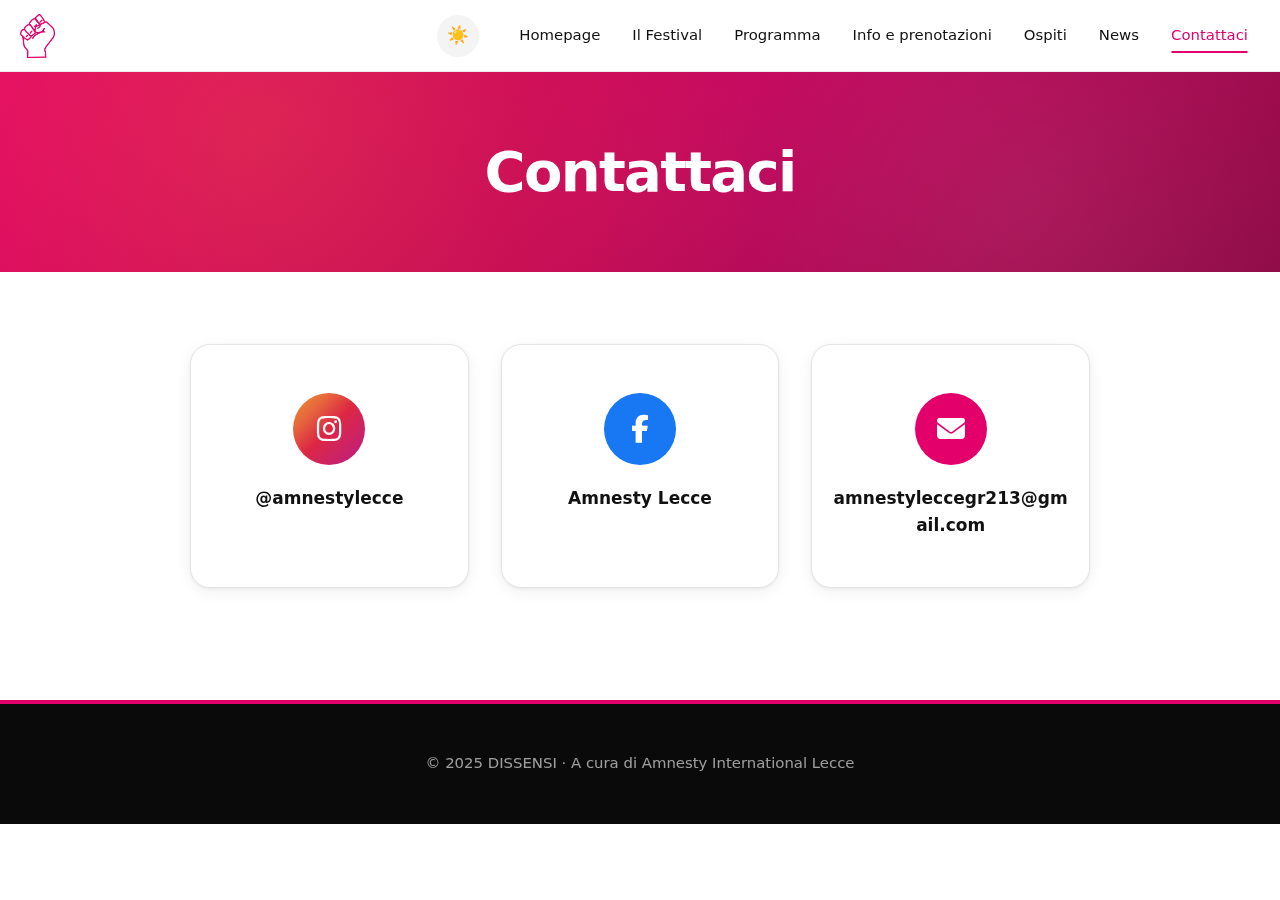
<file: contatti.html>
<!DOCTYPE html>
<html lang="it">

<!------------------------------------------------------------>
<!-- Head                                                   -->
<!------------------------------------------------------------>
<head>
  <meta charset="UTF-8" />
  <title>Contattaci – DISSENSI</title>
  <link rel="icon" type="image/x-icon" href="media/images/pugno.png">
  <link href="https://cdnjs.cloudflare.com/ajax/libs/font-awesome/6.5.0/css/all.min.css" rel="stylesheet" />
  <meta name="viewport" content="width=device-width, initial-scale=1" />
  <link rel="stylesheet" href="styles.css" />

  <script>
  const savedTheme = localStorage.getItem('theme');
  if (savedTheme === 'dark') {
    document.documentElement.classList.add('dark');
  } else {
    document.documentElement.classList.remove('dark');
  }
  </script>
</head>

<!------------------------------------------------------------>
<!-- Body                                                   -->
<!------------------------------------------------------------>
<body>

  <header class="site-header">
    
    <div class="logo-claim">
      <div class="logo">
        <a href="/index">
          <img src="media/images/pugno.png" alt="Dissensi">
        </a>
      </div>
    </div>

    <button id="theme-toggle" aria-label="Toggle dark mode">
      <span class="icon-sun">☀️</span>
      <span class="icon-moon">🌙</span>
    </button>

    <button class="hamburger" aria-label="Apri menu di navigazione" aria-expanded="false" aria-controls="nav-menu">
      <span class="line"></span>
      <span class="line"></span>
      <span class="line"></span>
    </button>

    <nav id="nav-menu" class="main-nav">
      <a href="/index">Homepage</a>
      <a href="/festival">Il Festival</a>
      <a href="/programma">Programma</a>
      <a href="/informazioni">Info e prenotazioni</a>
      <a href="/ospiti">Ospiti</a>
      <a href="/news">News</a>
      <a href="/contatti" class="active">Contattaci</a>
    </nav>

  <!-- Overlay per chiusura menu -->
  <div id="menu-overlay"></div>

  </header>

<!------------------------------------------------------------>
<!-- Main                                                   -->
<!------------------------------------------------------------>
<main>
  <section class="page-hero">
    <h1>Contattaci</h1>
  </section>

  <section class="section">

  <div class="contact-cards">

    <!-- INSTAGRAM -->
    <div class="contact-card instagram">
      <a href="https://www.instagram.com/amnestylecce" target="_blank" class="contact-icon-wrapper">
        <i class="fa-brands fa-instagram"></i>
      </a>
      <p>@amnestylecce</p>
    </div>

    <!-- FACEBOOK -->
    <div class="contact-card facebook">
      <a href="https://www.facebook.com/AmenstyInternationalLecce" target="_blank" class="contact-icon-wrapper">
        <i class="fa-brands fa-facebook-f"></i>
      </a>
      <p>Amnesty Lecce</p>
    </div>

    <!-- EMAIL -->
    <div class="contact-card email">
      <a href="mailto:amnestyleccegr213@gmail.com" class="contact-icon-wrapper">
        <i class="fa-solid fa-envelope"></i>
      </a>
      <p><a href="mailto:amnestyleccegr213@gmail.com">amnestyleccegr213@gmail.com</a></p>
    </div>

  </div>
</section>

</main>


<!------------------------------------------------------------>
<!-- Footer                                                 -->
<!------------------------------------------------------------>
  <footer class="site-footer">

  <div class="footer-inner">
    <p class="footer-meta-line">
      © 2025 DISSENSI · A cura di Amnesty International Lecce
    </p>
  </div>

  </footer>

  <script src="script.js"></script>

</body>

</html>
</file>
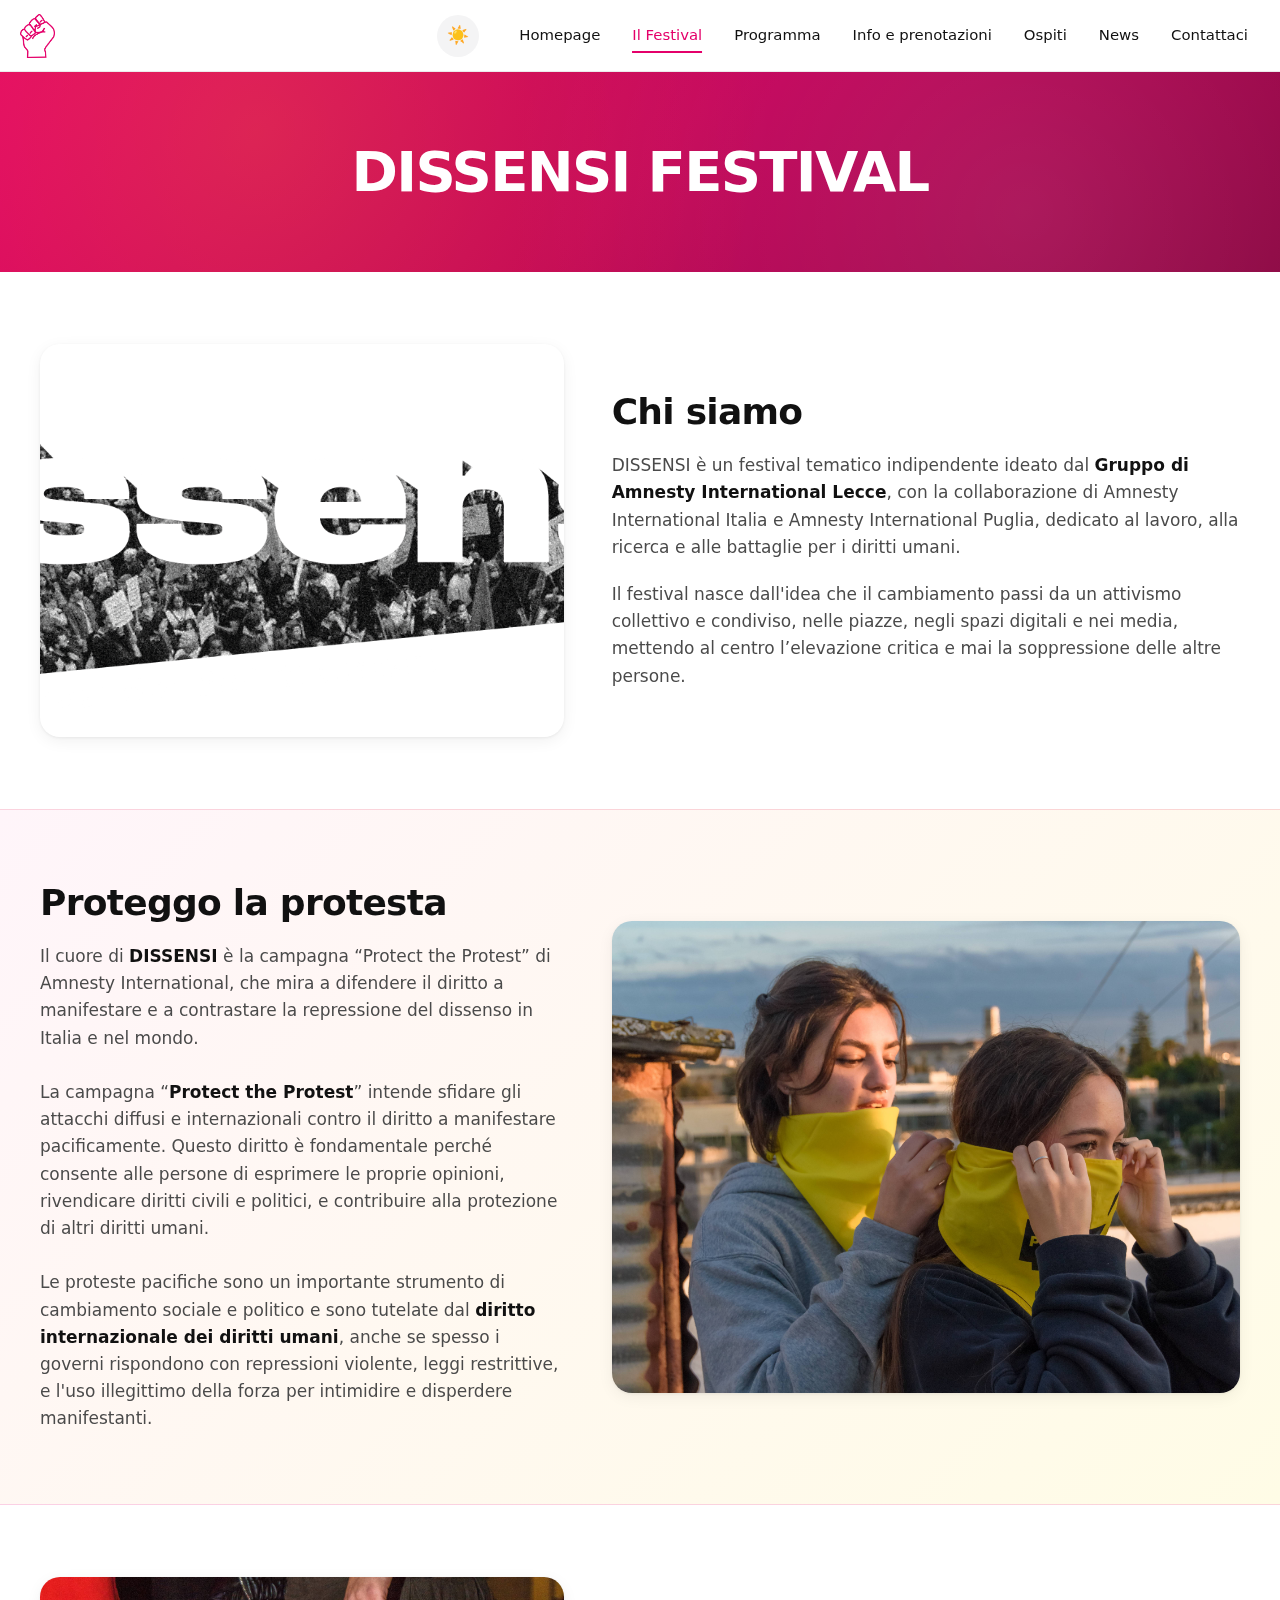
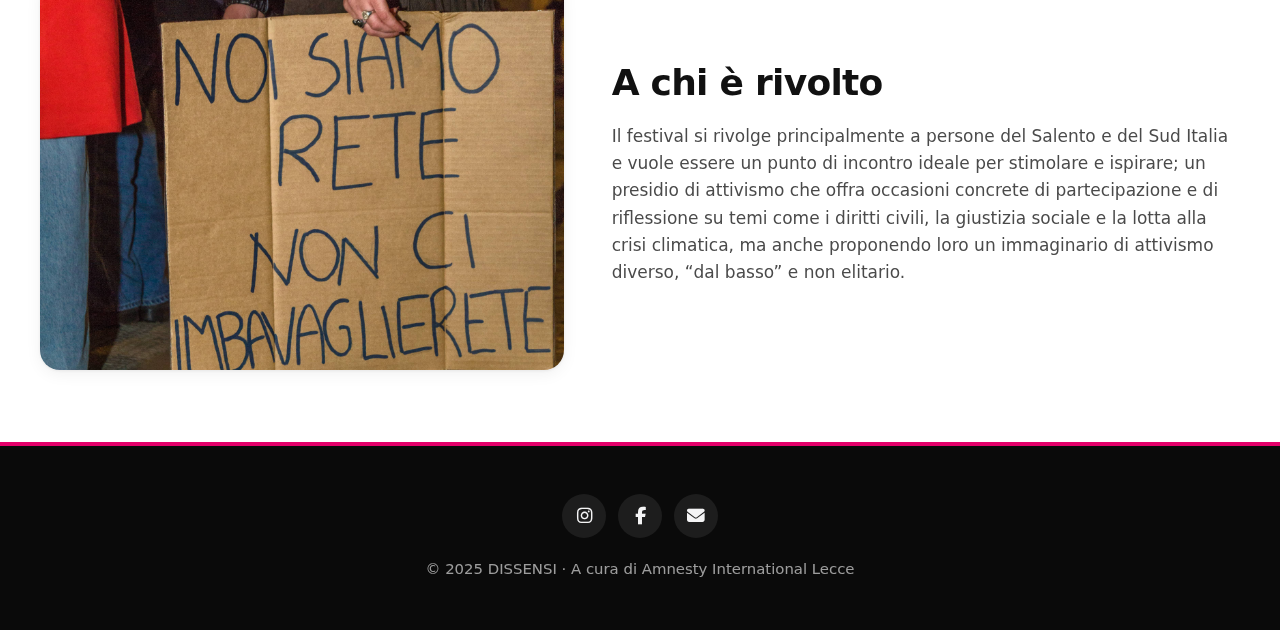
<file: festival.html>
<!DOCTYPE html>
<html lang="it">

<!------------------------------------------------------------>
<!-- Head                                                   -->
<!------------------------------------------------------------>
<head>
  <meta charset="UTF-8" />
  <title>Il Festival – DISSENSI</title>
  <link rel="icon" type="image/x-icon" href="media/images/pugno.png">
  <link href="https://cdnjs.cloudflare.com/ajax/libs/font-awesome/6.5.0/css/all.min.css" rel="stylesheet" />
  <meta name="viewport" content="width=device-width, initial-scale=1" />
  <link rel="stylesheet" href="styles.css" />

  <script>
  const savedTheme = localStorage.getItem('theme');
  if (savedTheme === 'dark') {
    document.documentElement.classList.add('dark');
  } else {
    document.documentElement.classList.remove('dark');
  }
  </script>
</head>

<!------------------------------------------------------------>
<!-- Body                                                   -->
<!------------------------------------------------------------>
<body>
  
  <header class="site-header">
    <div class="logo-claim">
      <div class="logo">
        <a href="/index">
          <img src="media/images/pugno.png" alt="Dissensi">
        </a>
      </div>
    </div>

    <button id="theme-toggle" aria-label="Toggle dark mode">
      <span class="icon-sun">☀️</span>
      <span class="icon-moon">🌙</span>
    </button>

    <button class="hamburger" aria-label="Apri menu di navigazione" aria-expanded="false" aria-controls="nav-menu">
      <span class="line"></span>
      <span class="line"></span>
      <span class="line"></span>
    </button>

    <nav id="nav-menu" class="main-nav">
      <a href="/index">Homepage</a>
      <a href="/festival" class="active">Il Festival</a>
      <a href="/programma">Programma</a>
      <a href="/informazioni">Info e prenotazioni</a>
      <a href="/ospiti">Ospiti</a>
      <a href="/news">News</a>
      <a href="/contatti">Contattaci</a>
    </nav>

    <!-- Overlay per chiusura menu -->
    <div id="menu-overlay"></div>

  </header>

<!------------------------------------------------------------>
<!-- Main                                                   -->
<!------------------------------------------------------------>
  <main>

    <section class="page-hero">
      <h1>DISSENSI FESTIVAL</h1>
    </section>

    <section class="section info-block">
      <div class="section-inner info-block-inner left-img highlight">
        <div class="info-image">
          <img src="media/images/logo01.png" alt="Chi siamo">
        </div>

        <div class="info-text">
          <h2>Chi siamo</h2>
          <p>
            DISSENSI è un festival tematico indipendente ideato dal <b><strong>Gruppo di Amnesty International Lecce</strong></b>, con la collaborazione di Amnesty International Italia e Amnesty International Puglia, dedicato al lavoro, alla ricerca e alle battaglie per i diritti umani.
          </p>
          <p>
            Il festival nasce dall'idea che il cambiamento passi da un attivismo collettivo e condiviso, nelle piazze, negli spazi digitali e nei media, mettendo al centro l’elevazione critica e mai la soppressione delle altre persone.
          </p>
        </div>
      </div>
    </section>

    <section class="section info-block highlight">
      <div class="section-inner info-block-inner right-img">
        <div class="info-image">
          <img src="media/images/protest.jpg" alt="Proteggo la protesta">
        </div>

        <div class="info-text">
          <h2>Proteggo la protesta</h2>
          <p>
            Il cuore di <b><strong>DISSENSI</strong></b> è la campagna “Protect the Protest” di Amnesty International, che mira a difendere il diritto a manifestare e a contrastare la repressione del dissenso in Italia e nel mondo.
            <br><br>
            La campagna “<b><strong>Protect the Protest</strong></b>” intende sfidare gli attacchi diffusi e internazionali contro il diritto a manifestare pacificamente. Questo diritto è fondamentale perché consente alle persone di esprimere le proprie opinioni, rivendicare diritti civili e politici, e contribuire alla protezione di altri diritti umani.
            <br><br>
            Le proteste pacifiche sono un importante strumento di cambiamento sociale e politico e sono tutelate dal <b><strong>diritto internazionale dei diritti umani</strong></b>, anche se spesso i governi rispondono con repressioni violente, leggi restrittive, e l'uso illegittimo della forza per intimidire e disperdere manifestanti.
          </p>
        </div>
      </div>
    </section>

    <section class="section info-block">
      <div class="section-inner info-block-inner left-img highlight">
        <div class="info-image">
          <img src="media/images/people.jpg" alt="A chi è rivolto">
        </div>

        <div class="info-text">
          <h2>A chi è rivolto</h2>
          <p>
            Il festival si rivolge principalmente a persone del Salento e del Sud Italia e vuole essere un punto di incontro ideale per stimolare e ispirare; un presidio di attivismo che offra occasioni concrete di partecipazione e di riflessione su temi come i diritti civili, la giustizia sociale e la lotta alla crisi climatica, ma anche proponendo loro un immaginario di attivismo diverso, “dal basso” e non elitario.
          </p>
        </div>
      </div>
    </section>

  </main>

<!------------------------------------------------------------>
<!-- Footer                                                 -->
<!------------------------------------------------------------>
  <footer class="site-footer">

  <div class="footer-inner">
    <div class="footer-social" aria-label="Collegamenti social">
      <a href="https://www.instagram.com/amnestylecce"
         class="footer-icon instagram"
         target="_blank"
         rel="noopener noreferrer"
         aria-label="Instagram Amnesty Lecce">
        <i class="fa-brands fa-instagram"></i>
      </a>
      <a href="https://www.facebook.com/AmenstyInternationalLecce"
         class="footer-icon facebook"
         target="_blank"
         rel="noopener noreferrer"
         aria-label="Facebook Amnesty Lecce">
        <i class="fa-brands fa-facebook-f"></i>
      </a>
      <a href="mailto:amnestyleccegr213@gmail.com"
         class="footer-icon email"
         aria-label="Email Amnesty Lecce">
        <i class="fa-solid fa-envelope"></i>
      </a>
    </div>

    <p class="footer-meta-line">
      © 2025 DISSENSI · A cura di Amnesty International Lecce
    </p>
  </div>

</footer>

  <script src="script.js"></script>
  
</body>

</html>
</file>
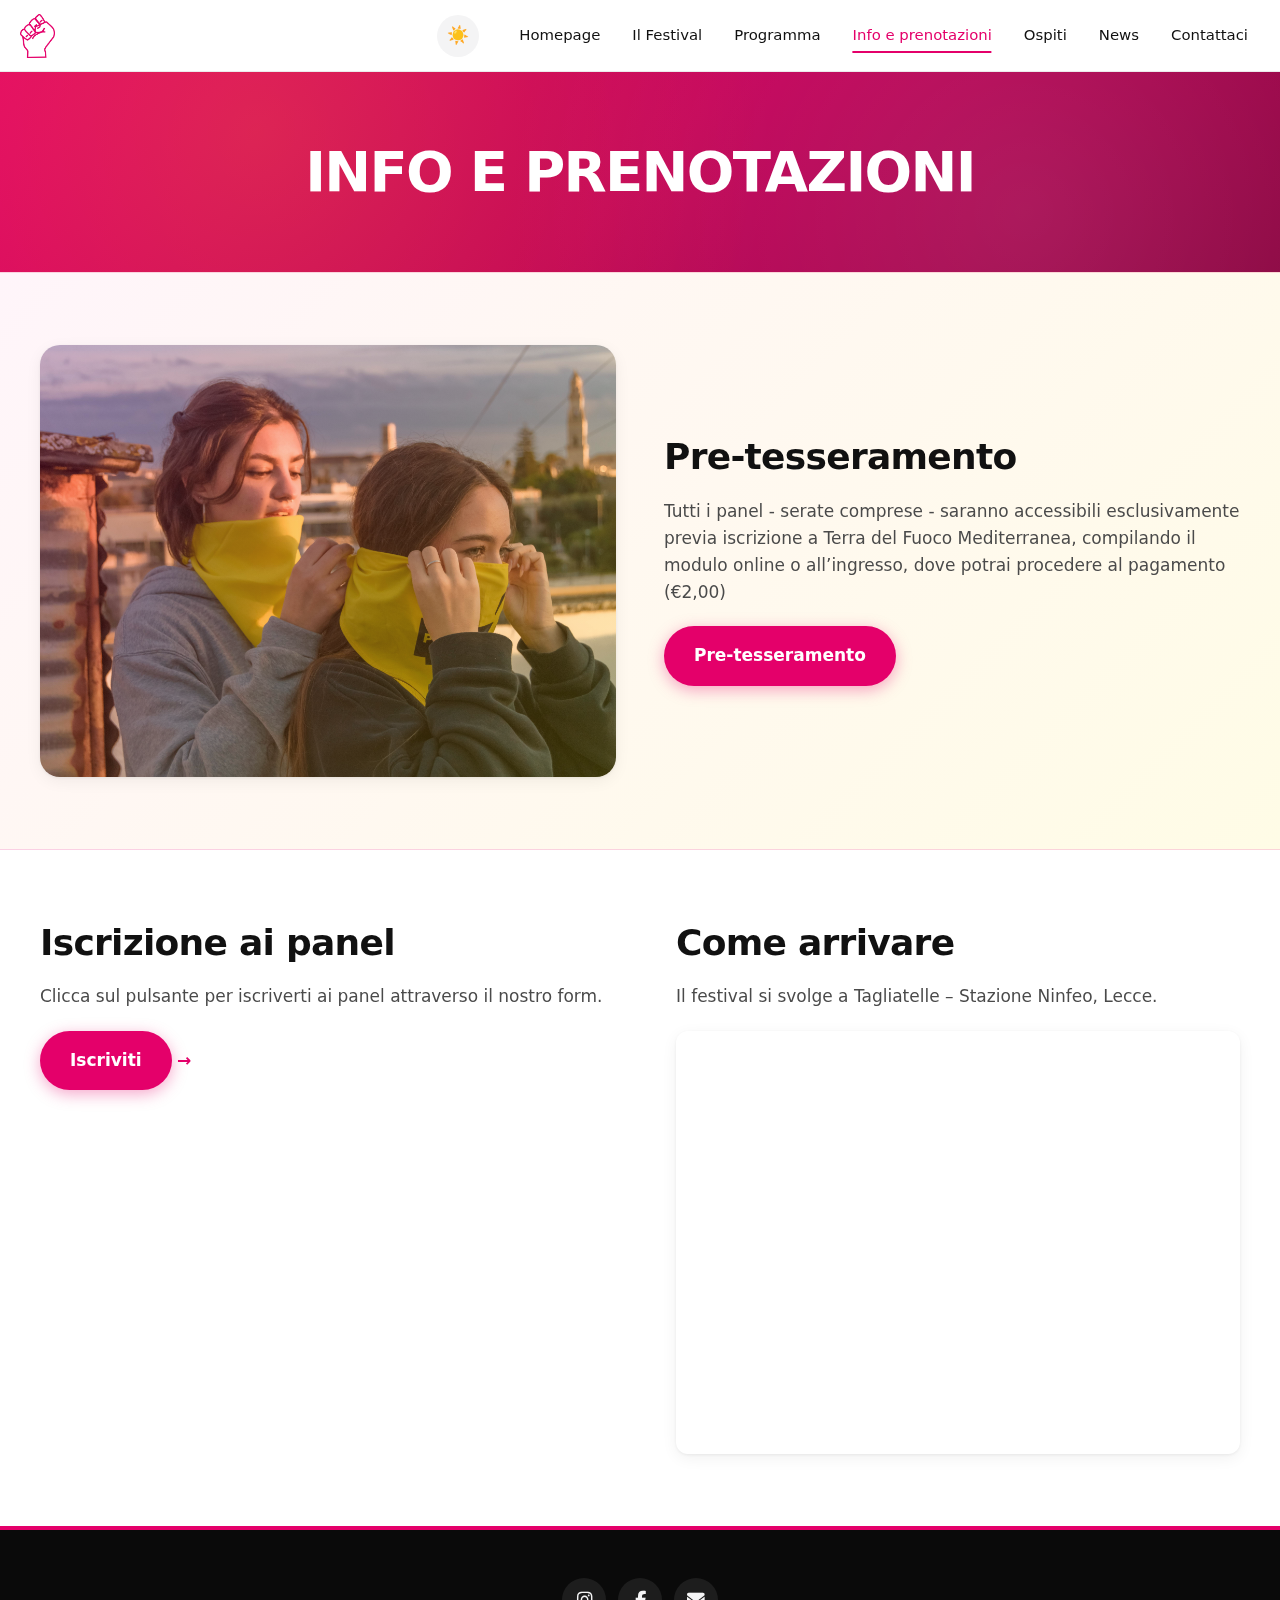
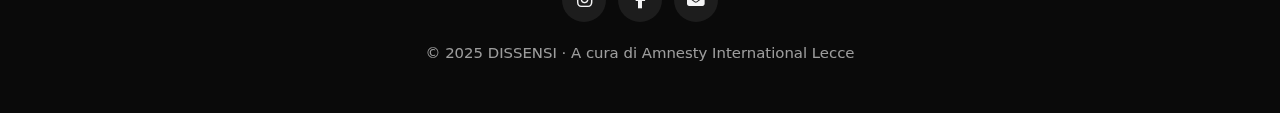
<file: informazioni.html>
<!DOCTYPE html>
<html lang="it">

<!------------------------------------------------------------>
<!-- Head                                                   -->
<!------------------------------------------------------------>
<head>
  <meta charset="UTF-8" />
  <title>Informazioni e accesso – DISSENSI</title>
  <link rel="icon" type="image/x-icon" href="media/images/pugno.png">
  <link href="https://cdnjs.cloudflare.com/ajax/libs/font-awesome/6.5.0/css/all.min.css" rel="stylesheet" />
  <meta name="viewport" content="width=device-width, initial-scale=1" />
  <link rel="stylesheet" href="styles.css" />

  <script>
  const savedTheme = localStorage.getItem('theme');
  if (savedTheme === 'dark') {
    document.documentElement.classList.add('dark');
  } else {
    document.documentElement.classList.remove('dark');
  }
  </script>
</head>

<!------------------------------------------------------------>
<!-- Body                                                    -->
<!------------------------------------------------------------>
<body>
  
  <header class="site-header">
    <div class="logo-claim">
      <div class="logo">
        <a href="/index">
          <img src="media/images/pugno.png" alt="Dissensi">
        </a>
      </div>
    </div>

    <button id="theme-toggle" aria-label="Toggle dark mode">
      <span class="icon-sun">☀️</span>
      <span class="icon-moon">🌙</span>
    </button>

    <button class="hamburger" aria-label="Apri menu di navigazione" aria-expanded="false" aria-controls="nav-menu">
      <span class="line"></span>
      <span class="line"></span>
      <span class="line"></span>
    </button>

    <nav id="nav-menu" class="main-nav">
      <a href="/index">Homepage</a>
      <a href="/festival">Il Festival</a>
      <a href="/programma">Programma</a>
      <a href="/informazioni" class="active">Info e prenotazioni</a>
      <a href="/ospiti">Ospiti</a>
      <a href="/news">News</a>
      <a href="/contatti">Contattaci</a>
    </nav>

    <!-- Overlay per chiusura menu -->
    <div id="menu-overlay"></div>

  </header>

<!------------------------------------------------------------>
<!-- Main                                                   -->
<!------------------------------------------------------------>
    <main>

    <section class="page-hero">
      <h1>INFO E PRENOTAZIONI</h1>
    </section>

    <section class="section highlight signup-section">
      <div class="section-inner signup-inner">

        <div class="signup-image" aria-hidden="true"></div>

        <div class="signup-text">
          <h2>Pre-tesseramento</h2>
          
          <p>
            Tutti i panel - serate comprese - saranno accessibili esclusivamente previa iscrizione a Terra del Fuoco Mediterranea, compilando il modulo online o all’ingresso, dove potrai procedere al pagamento (€2,00)
          </p>

          <a class="btn primary"
             href="https://tdfmediterranea.org/iscrizione/"
             target="_blank"
             rel="noopener noreferrer">
            Pre-tesseramento
          </a>

        </div>
        
      </div>
    </section>

    <section class="section">
      <div class="section-inner two-columns">
        <div>

          <!--

          <h2>Servizi</h2>
          
          <p>
            Dalle 19:00 sarà attiva un’area food con servizio bar e acqua gratuita, per favorire momenti di incontro e convivialità.
          </p>
          
          <p>
            Gli orari dettagliati degli eventi sono disponibili nella pagina Programma.
          </p>

           -->

           <h2>Iscrizione ai panel</h2>

           <p>Clicca sul pulsante per iscriverti ai panel attraverso il nostro form.</p>

          <a class="btn primary"
             href="https://docs.google.com/forms/d/e/1FAIpQLSc1q3kK1iwCjPLXRpfv112zRFwF1SazLh5mEW5rV9nxe2Z_gQ/viewform"
             target="_blank"
             rel="noopener noreferrer">
             Iscriviti
          </a>

          <a href="" class="text-link"></a>
        </div>

        <div>
          <h2>Come arrivare</h2>
          <p>
            Il festival si svolge a Tagliatelle – Stazione Ninfeo, Lecce.
          </p>

          <div class="map-box">
            <iframe
              src="https://www.google.com/maps/embed?pb=!1m18!1m12!1m3!1d537.5705475654598!2d18.164062652937076!3d40.34327245593223!2m3!1f0!2f0!3f0!3m2!1i1024!2i768!4f13.1!3m3!1m2!1s0x13442f224df2abd3%3A0x1eb602564328cdab!2sTagliatelle%20-%20Stazione%20Ninfeo!5e0!3m2!1sit!2sit!4v1764167659645!5m2!1sit!2sit"
              width="475"
              height="450"
              style="border:0;"
              allowfullscreen=""
              loading="lazy"
              referrerpolicy="no-referrer-when-downgrade">
            </iframe>
          </div>
        </div>
      </div>
    </section>

  </main>

<!------------------------------------------------------------>
<!-- Footer                                                 -->
<!------------------------------------------------------------>
  <footer class="site-footer">

  <div class="footer-inner">
    <div class="footer-social" aria-label="Collegamenti social">
      <a href="https://www.instagram.com/amnestylecce"
         class="footer-icon instagram"
         target="_blank"
         rel="noopener noreferrer"
         aria-label="Instagram Amnesty Lecce">
        <i class="fa-brands fa-instagram"></i>
      </a>
      <a href="https://www.facebook.com/AmenstyInternationalLecce"
         class="footer-icon facebook"
         target="_blank"
         rel="noopener noreferrer"
         aria-label="Facebook Amnesty Lecce">
        <i class="fa-brands fa-facebook-f"></i>
      </a>
      <a href="mailto:amnestyleccegr213@gmail.com"
         class="footer-icon email"
         aria-label="Email Amnesty Lecce">
        <i class="fa-solid fa-envelope"></i>
      </a>
    </div>

    <p class="footer-meta-line">
      © 2025 DISSENSI · A cura di Amnesty International Lecce
    </p>
  </div>

</footer>

<script src="script.js"></script>

</body>

</html>
</file>
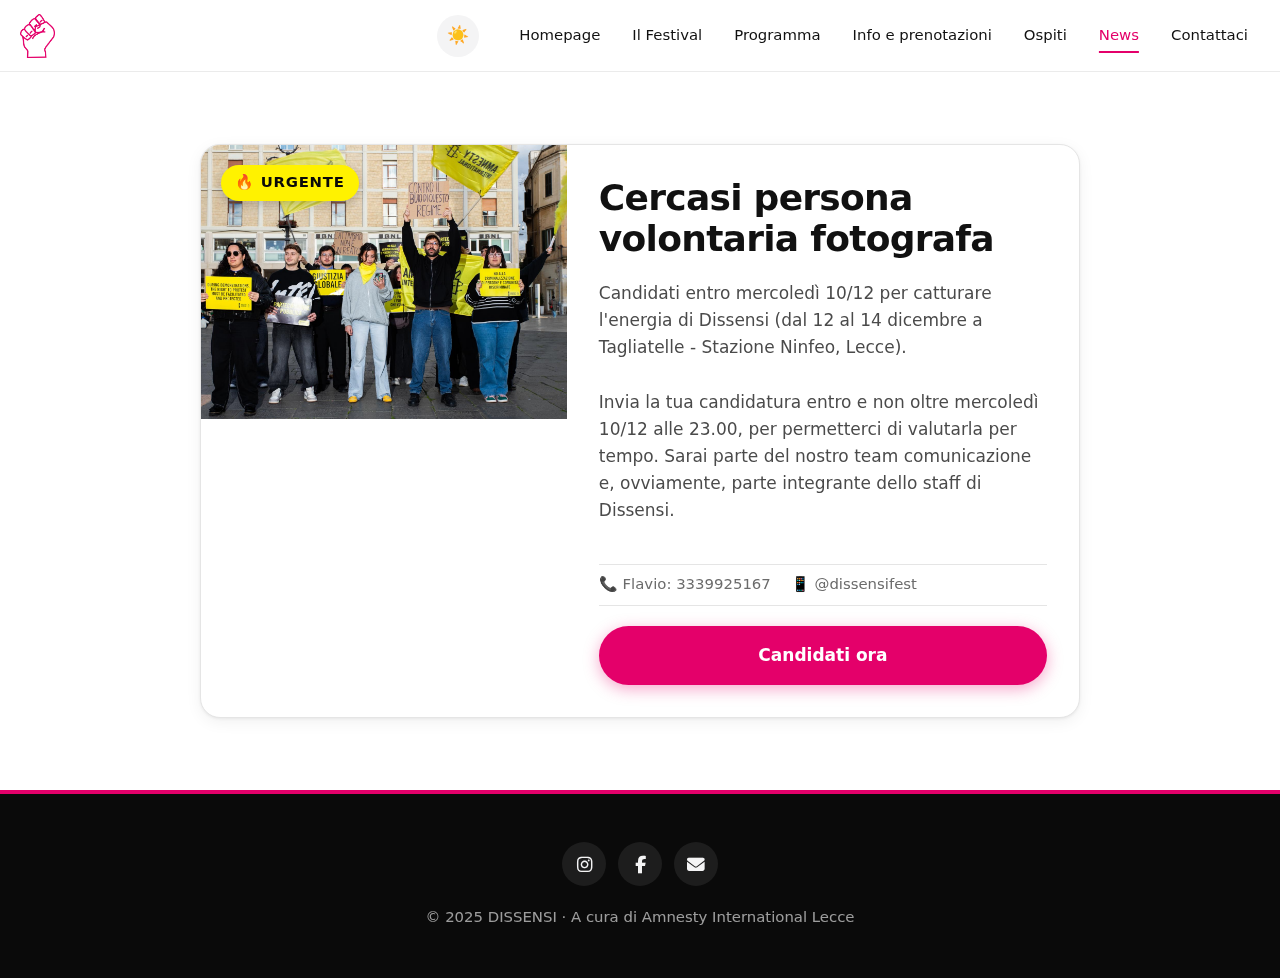
<file: news.html>
<!DOCTYPE html>
<html lang="it">

<!------------------------------------------------------------>
<!-- Head                                                   -->
<!------------------------------------------------------------>
<head>
  <meta charset="UTF-8" />
  <title>News e aggiornamenti – DISSENSI</title>
  <link rel="icon" type="image/x-icon" href="media/images/pugno.png">
  <link href="https://cdnjs.cloudflare.com/ajax/libs/font-awesome/6.5.0/css/all.min.css" rel="stylesheet" />
  <meta name="viewport" content="width=device-width, initial-scale=1" />
  <link rel="stylesheet" href="styles.css" />

  <script>
  const savedTheme = localStorage.getItem('theme');
  if (savedTheme === 'dark') {
    document.documentElement.classList.add('dark');
  } else {
    document.documentElement.classList.remove('dark');
  }
  </script>
</head>

<!------------------------------------------------------------>
<!-- Body                                                   -->
<!------------------------------------------------------------>
<body>
  
  <header class="site-header">
    <div class="logo-claim">
      <div class="logo">
        <a href="/index">
          <img src="media/images/pugno.png" alt="Dissensi">
        </a>
      </div>
    </div>

    <button id="theme-toggle" aria-label="Toggle dark mode">
      <span class="icon-sun">☀️</span>
      <span class="icon-moon">🌙</span>
    </button>

    <button class="hamburger" aria-label="Apri menu di navigazione" aria-expanded="false" aria-controls="nav-menu">
      <span class="line"></span>
      <span class="line"></span>
      <span class="line"></span>
    </button>

    <nav id="nav-menu" class="main-nav">
      <a href="/index">Homepage</a>
      <a href="/festival">Il Festival</a>
      <a href="/programma">Programma</a>
      <a href="/informazioni">Info e prenotazioni</a>
      <a href="/ospiti">Ospiti</a>
      <a href="/news" class="active">News</a>
      <a href="/contatti">Contattaci</a>
    </nav>

  <!-- Overlay per chiusura menu -->
  <div id="menu-overlay"></div>

  </header>

<!------------------------------------------------------------>
<!-- Main                                                   -->
<!------------------------------------------------------------>
  <main>
    
    <section class="section news-grid">
      <div class="section-inner">
        <article class="news-card">
          <div class="news-image-wrapper">
            <img src="media/images/protest2.jpeg" alt="Fotografo" class="news-image">
            <div class="news-badge">🔥 URGENTE</div>
          </div>
          <div class="news-content">
            <h2>Cercasi persona volontaria fotografa</h2>

            <p>
              Candidati entro mercoledì 10/12 per catturare l'energia di Dissensi (dal 12 al 14 dicembre a Tagliatelle - Stazione Ninfeo, Lecce).
              <br><br>
              Invia la tua candidatura entro e non oltre mercoledì 10/12 alle 23.00, per permetterci di valutarla per tempo.
              Sarai parte del nostro team comunicazione e, ovviamente, parte integrante dello staff di Dissensi.
            </p>

            <div class="news-meta">
              <span>📞 Flavio: 3339925167</span>
              <span>📱 @dissensifest</span>
            </div>
            <a href="https://docs.google.com/forms/d/1BGHHGmmAUx_50TTJdN83zQKrO8igV8yxCBZEz5GJGv4/edit" class="btn primary" target="_blank">
              Candidati ora
            </a>
          </div>
        </article>
      </div>
    </section>


    <!--

    <section class="section">
      <div class="section-inner">
          <article class="news-item">
            <a href='https://www.free-counters.org/'>Views</a> <script type='text/javascript' src='https://www.freevisitorcounters.com/auth.php?id=d21eb6a09b94b7e5da4a46750fd760bdab9b0a76'></script>
            <script type="text/javascript" src="https://www.freevisitorcounters.com/en/home/counter/1454374/t/2"></script>
          </article>
      </div>
    </section>

     -->

  </main>

<!------------------------------------------------------------>
<!-- Footer                                                 -->
<!------------------------------------------------------------>
  <footer class="site-footer">

  <div class="footer-inner">
    <div class="footer-social" aria-label="Collegamenti social">
      <a href="https://www.instagram.com/amnestylecce"
         class="footer-icon instagram"
         target="_blank"
         rel="noopener noreferrer"
         aria-label="Instagram Amnesty Lecce">
        <i class="fa-brands fa-instagram"></i>
      </a>
      <a href="https://www.facebook.com/AmenstyInternationalLecce"
         class="footer-icon facebook"
         target="_blank"
         rel="noopener noreferrer"
         aria-label="Facebook Amnesty Lecce">
        <i class="fa-brands fa-facebook-f"></i>
      </a>
      <a href="mailto:amnestyleccegr213@gmail.com"
         class="footer-icon email"
         aria-label="Email Amnesty Lecce">
        <i class="fa-solid fa-envelope"></i>
      </a>
    </div>

    <p class="footer-meta-line">
      © 2025 DISSENSI · A cura di Amnesty International Lecce
    </p>
  </div>

</footer>

  <script src="script.js"></script>
  
</body>

</html>
</file>
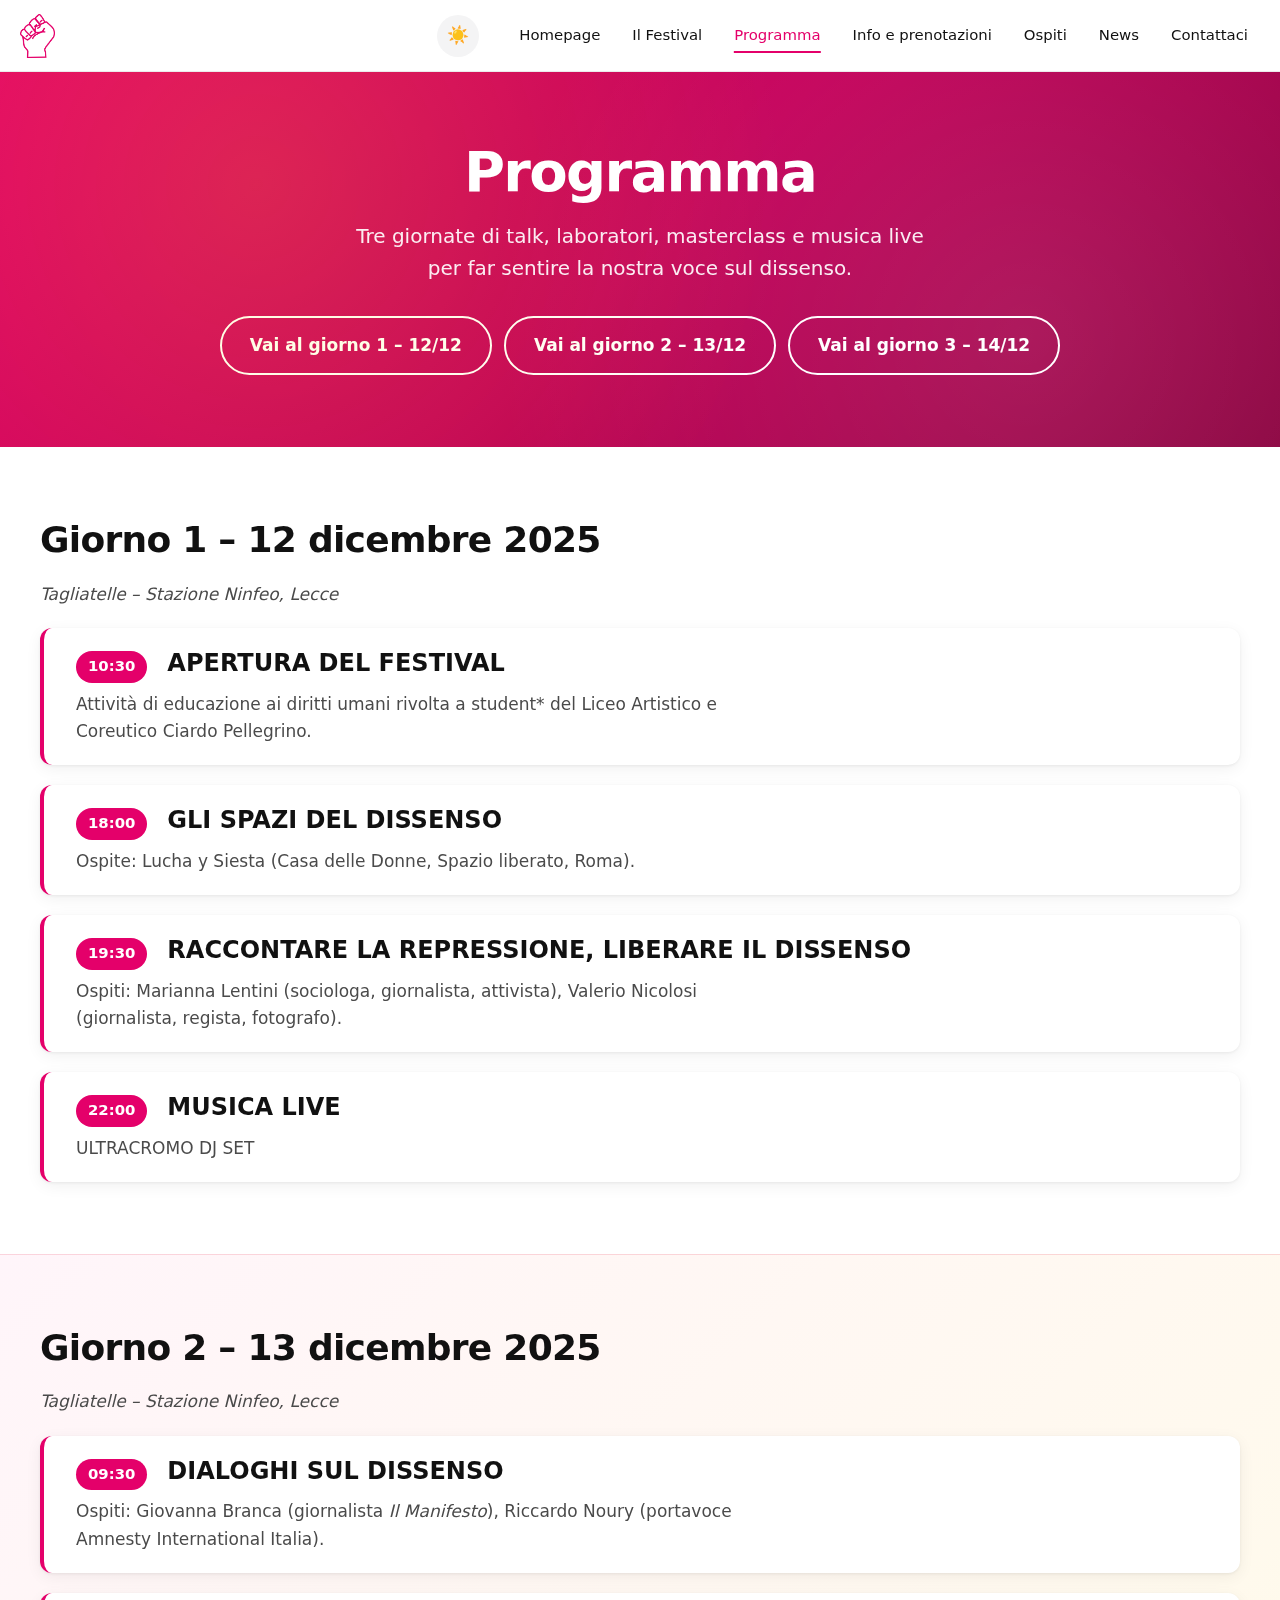
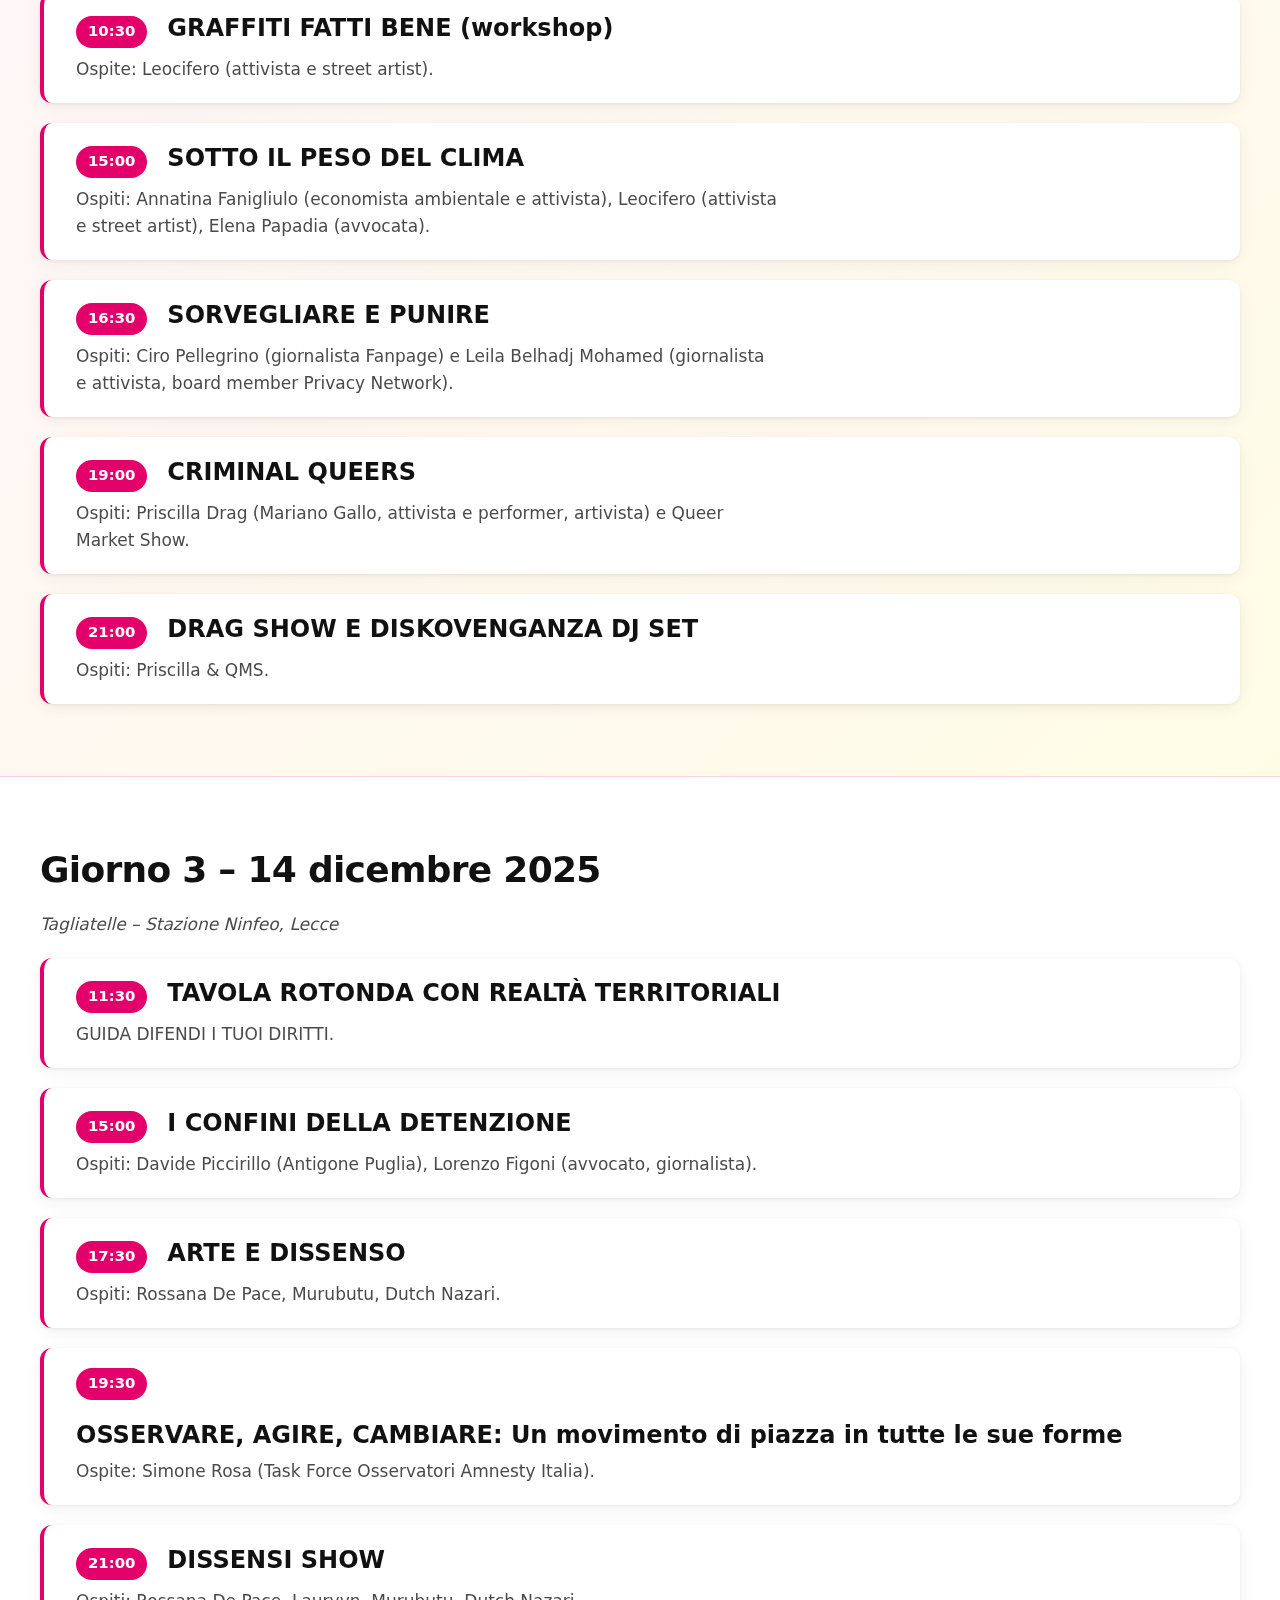
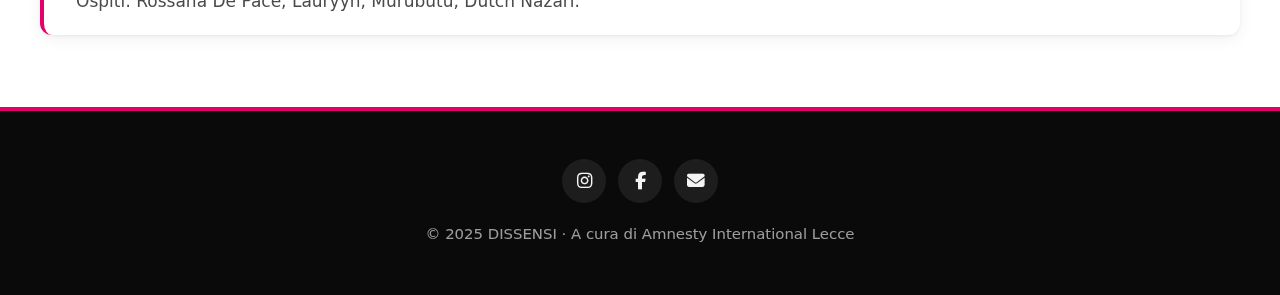
<file: programma.html>
<!DOCTYPE html>
<html lang="it">

<!------------------------------------------------------------>
<!-- Head                                                   -->
<!------------------------------------------------------------>
<head>
  <meta charset="UTF-8" />
  <title>Programma – DISSENSI</title>
  <link rel="icon" type="image/x-icon" href="media/images/pugno.png">
  <link href="https://cdnjs.cloudflare.com/ajax/libs/font-awesome/6.5.0/css/all.min.css" rel="stylesheet" />
  <meta name="viewport" content="width=device-width, initial-scale=1" />
  <link rel="stylesheet" href="styles.css" />

  <script>
  const savedTheme = localStorage.getItem('theme');
  if (savedTheme === 'dark') {
    document.documentElement.classList.add('dark');
  } else {
    document.documentElement.classList.remove('dark');
  }
  </script>
</head>

<!------------------------------------------------------------>
<!-- Body                                                   -->
<!------------------------------------------------------------>
<body>
  
  <header class="site-header">
    <div class="logo-claim">
      <div class="logo">
        <a href="/index">
          <img src="media/images/pugno.png" alt="Dissensi">
        </a>
      </div>
    </div>

    <button id="theme-toggle" aria-label="Toggle dark mode">
      <span class="icon-sun">☀️</span>
      <span class="icon-moon">🌙</span>
    </button>

    <button class="hamburger" aria-label="Apri menu di navigazione" aria-expanded="false" aria-controls="nav-menu">
      <span class="line"></span>
      <span class="line"></span>
      <span class="line"></span>
    </button>

    <nav id="nav-menu" class="main-nav">
      <a href="/index">Homepage</a>
      <a href="/festival">Il Festival</a>
      <a href="/programma" class="active">Programma</a>
      <a href="/informazioni">Info e prenotazioni</a>
      <a href="/ospiti">Ospiti</a>
      <a href="/news">News</a>
      <a href="/contatti">Contattaci</a>
    </nav>

    <!-- Overlay per chiusura menu -->
    <div id="menu-overlay"></div>

  </header>

<!------------------------------------------------------------>
<!-- Main                                                    -->
<!------------------------------------------------------------>
<main>

  <section class="page-hero program-hero">
    <h1>Programma</h1>
    <p>Tre giornate di talk, laboratori, masterclass e musica live per far sentire la nostra voce sul dissenso.</p>
    <div class="day-nav">
      <a href="#giorno1" class="btn secondary scroll-link">Vai al giorno 1 – 12/12</a>
      <a href="#giorno2" class="btn secondary scroll-link">Vai al giorno 2 – 13/12</a>
      <a href="#giorno3" class="btn secondary scroll-link">Vai al giorno 3 – 14/12</a>
    </div>
  </section>

  <!-----------------------------------------------------------------
  GIORNO 1
  ------------------------------------------------------------------->
  <section id="giorno1" class="section">
    <div class="section-inner">
      <h2>Giorno 1 – 12 dicembre 2025</h2>
      <p class="day-location">Tagliatelle – Stazione Ninfeo, Lecce</p>

      <div class="timeline">

        <article class="event">
          <div class="event-header">
            <span class="event-time">10:30</span>
            <h3 class="event-title">APERTURA DEL FESTIVAL</h3>
          </div>
          <p class="event-desc">
            Attività di educazione ai diritti umani rivolta a student* del Liceo Artistico
            e Coreutico Ciardo Pellegrino.
          </p>
        </article>

        <article class="event">
          <div class="event-header">
            <span class="event-time">18:00</span>
            <h3 class="event-title">GLI SPAZI DEL DISSENSO</h3>
          </div>
          <p class="event-desc">
            Ospite: Lucha y Siesta (Casa delle Donne, Spazio liberato, Roma).
          </p>
        </article>

        <article class="event">
          <div class="event-header">
            <span class="event-time">19:30</span>
            <h3 class="event-title">RACCONTARE LA REPRESSIONE, LIBERARE IL DISSENSO</h3>
          </div>
          <p class="event-desc">
            Ospiti: Marianna Lentini (sociologa, giornalista, attivista), Valerio Nicolosi
            (giornalista, regista, fotografo).
          </p>
        </article>

        <article class="event">
          <div class="event-header">
            <span class="event-time">22:00</span>
            <h3 class="event-title">MUSICA LIVE</h3>
          </div>
          <p class="event-desc">
            ULTRACROMO DJ SET
          </p>
        </article>

      </div>
    </div>
  </section>

  <!-----------------------------------------------------------------
  GIORNO 2
  ------------------------------------------------------------------->

  <!--

  <div class="timeline day-blurred">
    <div class="timeline-content">

  -->

      <section id="giorno2" class="section highlight">
        <div class="section-inner">
          <h2 class="day-title day-2-title">Giorno 2 – 13 dicembre 2025</h2>
          <p class="day-location">Tagliatelle – Stazione Ninfeo, Lecce</p>

          <div class="timeline">

            <article class="event">
              <div class="event-header">
                <span class="event-time">09:30</span>
                <h3 class="event-title">DIALOGHI SUL DISSENSO</h3>
              </div>
              <p class="event-desc">
                Ospiti: Giovanna Branca (giornalista <i>Il Manifesto</i>),
                Riccardo Noury (portavoce Amnesty International Italia).
              </p>
            </article>

            <article class="event">
              <div class="event-header">
                <span class="event-time">10:30</span>
                <h3 class="event-title">GRAFFITI FATTI BENE (workshop)</h3>
              </div>
              <p class="event-desc">
                Ospite: Leocifero (attivista e street artist).
              </p>
            </article>

            <article class="event">
              <div class="event-header">
                <span class="event-time">15:00</span>
                <h3 class="event-title">SOTTO IL PESO DEL CLIMA</h3>
              </div>
              <p class="event-desc">
                Ospiti: Annatina Fanigliulo (economista ambientale e attivista),
                Leocifero (attivista e street artist), Elena Papadia (avvocata).
              </p>
            </article>

            <article class="event">
              <div class="event-header">
                <span class="event-time">16:30</span>
                <h3 class="event-title">SORVEGLIARE E PUNIRE</h3>
              </div>
              <p class="event-desc">
                Ospiti: Ciro Pellegrino (giornalista Fanpage) e
                Leila Belhadj Mohamed (giornalista e attivista, board member Privacy Network).
              </p>
            </article>

            <article class="event">
              <div class="event-header">
                <span class="event-time">19:00</span>
                <h3 class="event-title">CRIMINAL QUEERS</h3>
              </div>
              <p class="event-desc">
                Ospiti: Priscilla Drag (Mariano Gallo, attivista e performer, artivista)
                e Queer Market Show.
              </p>
            </article>

            <article class="event">
              <div class="event-header">
                <span class="event-time">21:00</span>
                <h3 class="event-title">DRAG SHOW E DISKOVENGANZA DJ SET</h3>
              </div>
              <p class="event-desc">
                Ospiti: Priscilla &amp; QMS.
              </p>
            </article>

          </div>
        </div>
      </section>

  <!--

    </div>
  </div>

  -->

  <!-----------------------------------------------------------------
  GIORNO 3
  ------------------------------------------------------------------->
  
  <!--

  <div class="timeline day-blurred">
    <div class="timeline-content">

  -->

      <section id="giorno3" class="section">
        <div class="section-inner">
          <h2>Giorno 3 – 14 dicembre 2025</h2>
          <p class="day-location">Tagliatelle – Stazione Ninfeo, Lecce</p>

          <div class="timeline">

            <article class="event">
              <div class="event-header">
                <span class="event-time">11:30</span>
                <h3 class="event-title">TAVOLA ROTONDA CON REALTÀ TERRITORIALI</h3>
              </div>
              <p class="event-desc">
                GUIDA DIFENDI I TUOI DIRITTI.
              </p>
            </article>

            <article class="event">
              <div class="event-header">
                <span class="event-time">15:00</span>
                <h3 class="event-title">I CONFINI DELLA DETENZIONE</h3>
              </div>
              <p class="event-desc">
                Ospiti: Davide Piccirillo (Antigone Puglia), Lorenzo Figoni (avvocato, giornalista).
              </p>
            </article>

            <article class="event">
              <div class="event-header">
                <span class="event-time">17:30</span>
                <h3 class="event-title">ARTE E DISSENSO</h3>
              </div>
              <p class="event-desc">
                Ospiti: Rossana De Pace, Murubutu, Dutch Nazari.
              </p>
            </article>

            <article class="event">
              <div class="event-header">
                <span class="event-time">19:30</span>
                <h3 class="event-title">OSSERVARE, AGIRE, CAMBIARE: Un movimento di piazza in tutte le sue forme</h3>
              </div>
              <p class="event-desc">
                Ospite: Simone Rosa (Task Force Osservatori Amnesty Italia).
              </p>
            </article>

            <article class="event">
              <div class="event-header">
                <span class="event-time">21:00</span>
                <h3 class="event-title">DISSENSI SHOW</h3>
              </div>
              <p class="event-desc">
                Ospiti: Rossana De Pace, Lauryyn, Murubutu, Dutch Nazari.
              </p>
            </article>

          </div>

        </div>
      </section>

  <!--

    </div>
  </div>

  -->

</main>

<!------------------------------------------------------------>
<!-- Footer                                                 -->
<!------------------------------------------------------------>
  <footer class="site-footer">

  <div class="footer-inner">
    <div class="footer-social" aria-label="Collegamenti social">
      <a href="https://www.instagram.com/amnestylecce"
         class="footer-icon instagram"
         target="_blank"
         rel="noopener noreferrer"
         aria-label="Instagram Amnesty Lecce">
        <i class="fa-brands fa-instagram"></i>
      </a>
      <a href="https://www.facebook.com/AmenstyInternationalLecce"
         class="footer-icon facebook"
         target="_blank"
         rel="noopener noreferrer"
         aria-label="Facebook Amnesty Lecce">
        <i class="fa-brands fa-facebook-f"></i>
      </a>
      <a href="mailto:amnestyleccegr213@gmail.com"
         class="footer-icon email"
         aria-label="Email Amnesty Lecce">
        <i class="fa-solid fa-envelope"></i>
      </a>
    </div>

    <p class="footer-meta-line">
      © 2025 DISSENSI · A cura di Amnesty International Lecce
    </p>
  </div>

</footer>

  <script src="script.js"></script>
  
</body>

</html>
</file>
<file: styles.css>
/* ===================================================================
   DISSENSI – Design System
   Strategia: variabili semantiche, mobile-first, fluid typography,
   accessibilità WCAG AA, dark mode su prefers-color-scheme + override.
   =================================================================== */

/* -------------------------------------------------------------------
   1. RESET MINIMALE & BASE
   ------------------------------------------------------------------- */
*,
*::before,
*::after {
  box-sizing: border-box;
}

* {
  margin: 0;
}

html {
  scroll-behavior: smooth;
  -webkit-text-size-adjust: 100%;
  text-rendering: optimizeLegibility;
  /* Blocca overflow orizzontale a livello root: indispensabile su iOS Safari
     quando elementi fixed con transform vengono parcheggiati fuori viewport. */
  overflow-x: clip;
  position: relative;
}

@media (prefers-reduced-motion: reduce) {
  html {
    scroll-behavior: auto;
  }
  *,
  *::before,
  *::after {
    animation-duration: 0.01ms !important;
    animation-iteration-count: 1 !important;
    transition-duration: 0.01ms !important;
  }
}

body {
  font-family: var(--font-base);
  font-size: var(--fs-body);
  line-height: 1.6;
  color: var(--fg);
  background: var(--bg);
  min-height: 100vh;
  min-height: 100dvh;
  overflow-x: clip;              /* clip > hidden: non crea containing block */
  position: relative;
  -webkit-font-smoothing: antialiased;
  -moz-osx-font-smoothing: grayscale;
  transition: background-color 0.25s ease, color 0.25s ease;
}

img,
picture,
video,
iframe {
  max-width: 100%;
  display: block;
  height: auto;
}

img {
  -webkit-user-drag: none;
}

a {
  color: var(--accent);
  text-decoration: none;
  transition: color 0.2s ease;
}

a:hover {
  color: var(--accent-hover);
  text-decoration: underline;
}

button {
  font: inherit;
  color: inherit;
  background: none;
  border: none;
  cursor: pointer;
}

/* Focus visibile uniforme — accessibilità */
:focus-visible {
  outline: 3px solid var(--focus);
  outline-offset: 3px;
  border-radius: 2px;
}

/* Selezione testo brand */
::selection {
  background: var(--color-primary);
  color: var(--color-white);
}

/* -------------------------------------------------------------------
   2. DESIGN TOKENS (LIGHT MODE = default)
   ------------------------------------------------------------------- */
:root {
  /* Brand */
  --color-primary: #e4006a;
  --color-primary-dark: #b30053;
  --color-secondary: #fff200;
  --color-secondary-dark: #d4cc00;
  --color-black: #0a0a0a;
  --color-white: #ffffff;

  /* Semantic – Light */
  --bg: #ffffff;
  --bg-elevated: #fafafa;
  --bg-muted: #f4f4f5;
  --fg: #111111;
  --fg-muted: #4a4a4a;
  --fg-subtle: #6b6b6b;
  --border: #e5e5e5;
  --border-strong: #d1d1d1;

  --card-bg: #ffffff;
  --card-fg: #111111;
  --card-shadow: 0 1px 3px rgba(0, 0, 0, 0.06), 0 4px 16px rgba(0, 0, 0, 0.06);
  --card-shadow-hover: 0 4px 12px rgba(0, 0, 0, 0.1), 0 12px 32px rgba(0, 0, 0, 0.1);

  --accent: var(--color-primary);
  --accent-hover: var(--color-primary-dark);
  --focus: var(--color-primary);

  --header-bg: rgba(255, 255, 255, 0.85);
  --header-border: rgba(0, 0, 0, 0.08);
  --footer-bg: #0a0a0a;
  --footer-fg: #f4f4f5;

  --highlight-bg: linear-gradient(135deg, #fff5fa 0%, #fffce6 100%);
  --highlight-border: rgba(228, 0, 106, 0.15);

  /* Tipografia */
  --font-base: "Inter", system-ui, -apple-system, BlinkMacSystemFont, "Segoe UI", Roboto, sans-serif;
  --font-display: "Inter", system-ui, sans-serif;

  /* Fluid type scale (mobile → desktop) */
  --fs-body: clamp(1rem, 0.95rem + 0.25vw, 1.0625rem);
  --fs-sm: clamp(0.875rem, 0.85rem + 0.1vw, 0.9375rem);
  --fs-lg: clamp(1.125rem, 1.05rem + 0.4vw, 1.25rem);
  --fs-h3: clamp(1.25rem, 1.1rem + 0.7vw, 1.5rem);
  --fs-h2: clamp(1.625rem, 1.4rem + 1.2vw, 2.25rem);
  --fs-h1: clamp(2rem, 1.5rem + 2.5vw, 3.5rem);
  --fs-display: clamp(2.5rem, 1.8rem + 3.5vw, 5rem);

  /* Spacing scale */
  --space-2xs: 0.25rem;
  --space-xs: 0.5rem;
  --space-sm: 0.75rem;
  --space-md: 1.25rem;
  --space-lg: 2rem;
  --space-xl: 3rem;
  --space-2xl: 4.5rem;
  --space-3xl: 6rem;

  /* Radius */
  --radius-sm: 6px;
  --radius-md: 12px;
  --radius-lg: 20px;
  --radius-full: 999px;

  /* Layout */
  --container: 1200px;
  --container-narrow: 880px;
  --header-h: 72px;

  /* Motion */
  --ease: cubic-bezier(0.4, 0, 0.2, 1);
  --transition: 0.25s var(--ease);
}

/* -------------------------------------------------------------------
   3. DARK MODE
   ------------------------------------------------------------------- */
:root.dark {
  --bg: #0a0a0a;
  --bg-elevated: #161616;
  --bg-muted: #1f1f1f;
  --fg: #f4f4f5;
  --fg-muted: #c0c0c0;
  --fg-subtle: #888888;
  --border: #2a2a2a;
  --border-strong: #3a3a3a;

  --card-bg: #161616;
  --card-fg: #f4f4f5;
  --card-shadow: 0 1px 3px rgba(0, 0, 0, 0.4), 0 4px 16px rgba(0, 0, 0, 0.5);
  --card-shadow-hover: 0 4px 12px rgba(0, 0, 0, 0.5), 0 12px 32px rgba(228, 0, 106, 0.15);

  --accent: #ff4d94;
  --accent-hover: #ff80b3;
  --focus: #ff80b3;

  --header-bg: rgba(10, 10, 10, 0.85);
  --header-border: rgba(255, 255, 255, 0.1);
  --footer-bg: #050505;
  --footer-fg: #c0c0c0;

  --highlight-bg: linear-gradient(135deg, #1a0510 0%, #1a1a05 100%);
  --highlight-border: rgba(228, 0, 106, 0.3);
}

/* -------------------------------------------------------------------
   4. ACCESSIBILITÀ – Skip link, screen-reader only
   ------------------------------------------------------------------- */
.skip-link {
  position: absolute;
  top: -100px;
  left: var(--space-md);
  z-index: 9999;
  background: var(--color-primary);
  color: var(--color-white);
  padding: var(--space-sm) var(--space-md);
  border-radius: var(--radius-sm);
  font-weight: 600;
  transition: top 0.2s ease;
}

.skip-link:focus {
  top: var(--space-md);
  text-decoration: none;
  color: var(--color-white);
}

.sr-only {
  position: absolute;
  width: 1px;
  height: 1px;
  padding: 0;
  margin: -1px;
  overflow: hidden;
  clip: rect(0, 0, 0, 0);
  white-space: nowrap;
  border: 0;
}

/* -------------------------------------------------------------------
   5. HEADER
   ------------------------------------------------------------------- */
.site-header {
  position: sticky;
  top: 0;
  /* z-index alto: deve stare sopra l'overlay (z:105) altrimenti il <nav>
     interno, anche se ha z:108, risulta "sotto" perché il header crea uno
     stacking context che lo isola dal body. */
  z-index: 110;
  display: flex;
  align-items: center;
  justify-content: space-between;
  gap: var(--space-md);
  padding: var(--space-sm) var(--space-md);
  background: var(--header-bg);
  border-bottom: 1px solid var(--header-border);
  backdrop-filter: saturate(180%) blur(14px);
  -webkit-backdrop-filter: saturate(180%) blur(14px);
  min-height: var(--header-h);
}

.logo a {
  display: flex;
  align-items: center;
  gap: var(--space-sm);
  text-decoration: none;
}

.logo img {
  height: 44px;
  width: auto;
  transition: transform 0.2s ease;
}

.logo a:hover img {
  transform: rotate(-8deg) scale(1.05);
}

.logo a:hover {
  text-decoration: none;
}

/* Theme toggle */
#theme-toggle {
  display: inline-flex;
  align-items: center;
  justify-content: center;
  width: 42px;
  height: 42px;
  border-radius: var(--radius-full);
  background: var(--bg-muted);
  color: var(--fg);
  font-size: 1.1rem;
  margin-left: auto;
  margin-right: var(--space-xs);
  transition: background-color var(--transition), transform 0.2s ease;
}

#theme-toggle:hover {
  background: var(--border);
  transform: rotate(15deg);
}

#theme-toggle .icon-moon {
  display: none;
}

:root.dark #theme-toggle .icon-sun {
  display: none;
}

:root.dark #theme-toggle .icon-moon {
  display: inline;
}

/* Hamburger */
.hamburger {
  display: none;
  flex-direction: column;
  justify-content: center;
  gap: 5px;
  width: 42px;
  height: 42px;
  padding: 8px;
  border-radius: var(--radius-sm);
  z-index: 110;
}

.hamburger .line {
  display: block;
  width: 24px;
  height: 2px;
  background: var(--fg);
  border-radius: 2px;
  transition:
    transform 0.36s cubic-bezier(0.32, 0.72, 0, 1),
    opacity 0.2s ease,
    background 0.2s ease;
  transform-origin: center;
}

/* Hover/focus: feedback discreto ma percepibile */
.hamburger:hover .line,
.hamburger:focus-visible .line {
  background: var(--color-primary);
}

.hamburger.open .line:nth-child(1) {
  transform: translateY(7px) rotate(45deg);
}

.hamburger.open .line:nth-child(2) {
  opacity: 0;
  transform: translateX(-8px);    /* esce di lato per accentuare la trasformazione */
}

.hamburger.open .line:nth-child(3) {
  transform: translateY(-7px) rotate(-45deg);
}

/* Nav */
.main-nav {
  display: flex;
  align-items: center;
  gap: var(--space-xs);
}

.main-nav a {
  position: relative;
  padding: var(--space-xs) var(--space-sm);
  color: var(--fg);
  font-weight: 500;
  font-size: var(--fs-sm);
  border-radius: var(--radius-sm);
  transition: color var(--transition), background var(--transition);
}

.main-nav a::after {
  content: "";
  position: absolute;
  bottom: 2px;
  left: 50%;
  transform: translateX(-50%) scaleX(0);
  width: calc(100% - 1.5rem);
  height: 2px;
  background: var(--color-primary);
  transition: transform 0.25s var(--ease);
  transform-origin: center;
}

.main-nav a:hover,
.main-nav a:focus-visible {
  color: var(--color-primary);
  text-decoration: none;
  background: var(--bg-muted);
}

.main-nav a.active {
  color: var(--color-primary);
}

.main-nav a.active::after,
.main-nav a:hover::after {
  transform: translateX(-50%) scaleX(1);
}

/* Overlay menu mobile: backdrop scuro con leggero blur per profondità */
#menu-overlay {
  position: fixed;
  inset: 0;
  /* Gradient con sfumatura: più scuro a destra (lato drawer) per dare focus */
  background: linear-gradient(
    90deg,
    rgba(0, 0, 0, 0.45) 0%,
    rgba(0, 0, 0, 0.65) 100%
  );
  backdrop-filter: blur(2px);
  -webkit-backdrop-filter: blur(2px);
  opacity: 0;
  visibility: hidden;
  /* Stessa curva del drawer per coerenza visiva */
  transition:
    opacity 0.36s cubic-bezier(0.32, 0.72, 0, 1),
    visibility 0s linear 0.36s;
  z-index: 105;
  cursor: pointer;
}

#menu-overlay.active {
  opacity: 1;
  visibility: visible;
  transition:
    opacity 0.36s cubic-bezier(0.32, 0.72, 0, 1),
    visibility 0s linear 0s;
}

/* -------------------------------------------------------------------
   6. LAYOUT BASE
   ------------------------------------------------------------------- */
main {
  min-height: calc(100vh - var(--header-h) - 200px);
}

.section {
  padding: var(--space-2xl) var(--space-md);
}

.section-inner {
  max-width: var(--container);
  margin-inline: auto;
}

.section.highlight {
  background: var(--highlight-bg);
  border-block: 1px solid var(--highlight-border);
}

.section h2 {
  font-size: var(--fs-h2);
  font-weight: 800;
  line-height: 1.15;
  margin-bottom: var(--space-md);
  letter-spacing: -0.02em;
  color: var(--fg);
}

.section h3 {
  font-size: var(--fs-h3);
  font-weight: 700;
  line-height: 1.25;
  color: var(--fg);
}

.section p {
  font-size: var(--fs-body);
  color: var(--fg-muted);
  margin-bottom: var(--space-md);
  max-width: 65ch;
}

.section p:last-child {
  margin-bottom: 0;
}

strong {
  color: var(--fg);
  font-weight: 700;
}

/* Two columns generic */
.two-columns {
  display: grid;
  grid-template-columns: 1fr;
  gap: var(--space-xl);
}

@media (min-width: 768px) {
  .two-columns {
    grid-template-columns: 1fr 1fr;
    gap: var(--space-2xl);
  }
}

/* -------------------------------------------------------------------
   7. PAGE HERO (header pagine interne)
   ------------------------------------------------------------------- */
.page-hero {
  position: relative;
  padding: var(--space-2xl) var(--space-md);
  text-align: center;
  background: linear-gradient(135deg, var(--color-primary) 0%, #c4005a 50%, #8a003e 100%);
  color: var(--color-white);
  overflow: hidden;
}

.page-hero::before {
  content: "";
  position: absolute;
  inset: 0;
  background-image:
    radial-gradient(circle at 20% 30%, rgba(255, 242, 0, 0.15) 0%, transparent 50%),
    radial-gradient(circle at 80% 70%, rgba(255, 255, 255, 0.1) 0%, transparent 50%);
  pointer-events: none;
}

.page-hero h1 {
  position: relative;
  font-size: var(--fs-h1);
  font-weight: 900;
  letter-spacing: -0.03em;
  line-height: 1;
  margin: 0 auto;
  max-width: 900px;
}

.page-hero p {
  position: relative;
  margin: var(--space-md) auto 0;
  max-width: 600px;
  font-size: var(--fs-lg);
  color: rgba(255, 255, 255, 0.92);
}

/* -------------------------------------------------------------------
   8. HOMEPAGE HERO
   ------------------------------------------------------------------- */
.home-hero {
  position: relative;
  min-height: clamp(420px, 60vh, 640px);
  display: grid;
  place-items: center;
  text-align: center;
  padding: var(--space-2xl) var(--space-md);
  overflow: hidden;
  isolation: isolate;
}

.home-hero::before {
  content: "";
  position: absolute;
  inset: 0;
  background:
    linear-gradient(135deg, rgba(228, 0, 106, 0.85) 0%, rgba(0, 0, 0, 0.7) 100%),
    url("media/images/amnesty.jpg") center / cover no-repeat;
  z-index: -1;
}

.home-hero-content {
  max-width: 900px;
  color: var(--color-white);
  opacity: 0;
  transform: translateY(20px);
  animation: heroIn 0.9s var(--ease) 0.2s forwards;
}

@keyframes heroIn {
  to {
    opacity: 1;
    transform: translateY(0);
  }
}

.home-hero h1 {
  font-size: var(--fs-display);
  font-weight: 900;
  letter-spacing: -0.04em;
  line-height: 0.95;
  margin-bottom: var(--space-md);
  text-shadow: 0 4px 20px rgba(0, 0, 0, 0.3);
}

.home-hero .hero-date {
  display: inline-block;
  font-size: var(--fs-h3);
  font-weight: 700;
  padding: var(--space-xs) var(--space-md);
  background: var(--color-secondary);
  color: var(--color-black);
  border-radius: var(--radius-full);
  margin-bottom: var(--space-lg);
  letter-spacing: 0.05em;
}

.home-hero .hero-tagline {
  font-size: var(--fs-lg);
  color: rgba(255, 255, 255, 0.95);
  margin-bottom: var(--space-lg);
  max-width: 640px;
  margin-inline: auto;
}

/* -------------------------------------------------------------------
   9. BUTTONS
   ------------------------------------------------------------------- */
.hero-cta {
  display: flex;
  flex-wrap: wrap;
  gap: var(--space-sm);
  justify-content: center;
  margin-block: var(--space-lg);
}

.btn {
  display: inline-flex;
  align-items: center;
  justify-content: center;
  gap: var(--space-xs);
  padding: 0.875rem 1.75rem;
  font-size: var(--fs-body);
  font-weight: 600;
  border-radius: var(--radius-full);
  text-decoration: none;
  cursor: pointer;
  transition: transform 0.2s ease, box-shadow 0.2s ease, background-color 0.2s ease;
  border: 2px solid transparent;
  white-space: nowrap;
}

.btn:hover {
  text-decoration: none;
  transform: translateY(-2px);
}

.btn:active {
  transform: translateY(0);
}

.btn.primary {
  background: var(--color-primary);
  color: var(--color-white);
  box-shadow: 0 4px 16px rgba(228, 0, 106, 0.35);
}

.btn.primary:hover {
  background: var(--color-primary-dark);
  color: var(--color-white);
  box-shadow: 0 8px 24px rgba(228, 0, 106, 0.45);
}

.btn.secondary {
  background: transparent;
  color: var(--color-white);
  border-color: var(--color-white);
}

.btn.secondary:hover {
  background: var(--color-white);
  color: var(--color-primary);
}

/* Variante per fondi chiari */
.section .btn.secondary {
  color: var(--color-primary);
  border-color: var(--color-primary);
}

.section .btn.secondary:hover {
  background: var(--color-primary);
  color: var(--color-white);
}

.text-link {
  display: inline-block;
  margin-top: var(--space-sm);
  color: var(--accent);
  font-weight: 600;
  position: relative;
  padding-bottom: 2px;
}

.text-link::after {
  content: " →";
  display: inline-block;
  transition: transform 0.2s ease;
}

.text-link:hover::after {
  transform: translateX(4px);
}

/* -------------------------------------------------------------------
   10. VIDEO HOMEPAGE
   ------------------------------------------------------------------- */
.video-section {
  padding: var(--space-2xl) var(--space-md);
  background: var(--bg-elevated);
}

.hero-video {
  display: block;
  max-width: var(--container-narrow);
  width: 100%;
  margin-inline: auto;
  border-radius: var(--radius-lg);
  box-shadow: var(--card-shadow);
  background: var(--color-black);
  aspect-ratio: 16 / 9;
}

/* -------------------------------------------------------------------
   11. INFO BLOCKS (festival.html)
   ------------------------------------------------------------------- */
.info-block-inner {
  display: grid;
  gap: var(--space-xl);
  align-items: center;
  grid-template-columns: 1fr;
}

.info-block-inner.left-img .info-image {
  order: -1;
}

@media (min-width: 900px) {
  .info-block-inner {
    grid-template-columns: 5fr 6fr;
  }
  .info-block-inner.right-img .info-image {
    order: 2;
  }
}

.info-image img {
  width: 100%;
  border-radius: var(--radius-lg);
  box-shadow: var(--card-shadow);
  aspect-ratio: 4 / 3;
  object-fit: cover;
}

/* -------------------------------------------------------------------
   12. PROGRAMMA – Timeline
   ------------------------------------------------------------------- */
.program-hero .day-nav {
  display: flex;
  flex-wrap: wrap;
  gap: var(--space-sm);
  justify-content: center;
  margin-top: var(--space-lg);
}

.day-location {
  font-size: var(--fs-sm);
  color: var(--fg-subtle);
  margin-bottom: var(--space-lg);
  font-style: italic;
}

.timeline {
  display: grid;
  gap: var(--space-md);
  margin-top: var(--space-lg);
}

.event {
  position: relative;
  padding: var(--space-md) var(--space-lg);
  background: var(--card-bg);
  border-radius: var(--radius-md);
  border-left: 4px solid var(--color-primary);
  box-shadow: var(--card-shadow);
  transition: transform 0.2s ease, box-shadow 0.2s ease;
}

.event:hover {
  transform: translateY(-2px);
  box-shadow: var(--card-shadow-hover);
}

.event-header {
  display: flex;
  align-items: baseline;
  gap: var(--space-md);
  margin-bottom: var(--space-xs);
  flex-wrap: wrap;
}

.event-time {
  display: inline-block;
  padding: 4px 12px;
  background: var(--color-primary);
  color: var(--color-white);
  border-radius: var(--radius-full);
  font-weight: 700;
  font-size: var(--fs-sm);
  font-variant-numeric: tabular-nums;
  flex-shrink: 0;
}

.event-title {
  font-size: var(--fs-h3);
  margin: 0;
}

.event-desc {
  color: var(--fg-muted);
  margin: 0;
}

/* -------------------------------------------------------------------
   13. OSPITI
   ------------------------------------------------------------------- */
.guests-grid {
  display: grid;
  gap: var(--space-lg);
  grid-template-columns: 1fr;
}

@media (min-width: 700px) {
  .guests-grid {
    grid-template-columns: repeat(2, 1fr);
  }
}

@media (min-width: 1100px) {
  .guests-grid {
    grid-template-columns: repeat(3, 1fr);
  }
}

.guest-card {
  display: flex;
  flex-direction: column;
  background: var(--card-bg);
  border-radius: var(--radius-lg);
  overflow: hidden;
  box-shadow: var(--card-shadow);
  transition: transform 0.3s ease, box-shadow 0.3s ease;
  border: 1px solid var(--border);
}

.guest-card:hover {
  transform: translateY(-4px);
  box-shadow: var(--card-shadow-hover);
}

.guest-avatar {
  position: relative;
  aspect-ratio: 1 / 1;
  overflow: hidden;
  background: var(--bg-muted);
}

.guest-avatar img {
  width: 100%;
  height: 100%;
  object-fit: cover;
  transition: transform 0.5s ease;
}

.guest-card:hover .guest-avatar img {
  transform: scale(1.05);
}

.guest-info {
  padding: var(--space-md) var(--space-lg) var(--space-lg);
  display: flex;
  flex-direction: column;
  flex: 1;
}

.guest-info h2 {
  font-size: var(--fs-h3);
  margin: 0 0 4px;
  color: var(--fg);
}

.guest-role {
  font-size: var(--fs-sm);
  color: var(--accent);
  font-weight: 600;
  margin: 0 0 var(--space-sm);
}

.guest-bio {
  font-size: var(--fs-sm);
  color: var(--fg-muted);
  margin: 0 0 var(--space-md);
  flex: 1;
}

.guest-bio i {
  color: var(--fg);
  font-style: italic;
}

.guest-link {
  display: inline-flex;
  align-items: center;
  justify-content: center;
  width: 38px;
  height: 38px;
  border-radius: var(--radius-full);
  background: var(--bg-muted);
  color: var(--fg);
  font-size: 1rem;
  align-self: flex-start;
  transition: background-color 0.2s ease, color 0.2s ease, transform 0.2s ease;
}

.guest-link:hover {
  background: var(--color-primary);
  color: var(--color-white);
  text-decoration: none;
  transform: scale(1.08);
}

/* -------------------------------------------------------------------
   14. CONTATTI
   ------------------------------------------------------------------- */
.contact-cards {
  display: grid;
  gap: var(--space-lg);
  grid-template-columns: 1fr;
  max-width: 900px;
  margin-inline: auto;
}

@media (min-width: 700px) {
  .contact-cards {
    grid-template-columns: repeat(3, 1fr);
  }
}

.contact-card {
  display: flex;
  flex-direction: column;
  align-items: center;
  text-align: center;
  padding: var(--space-xl) var(--space-md);
  background: var(--card-bg);
  border-radius: var(--radius-lg);
  box-shadow: var(--card-shadow);
  border: 1px solid var(--border);
  transition: transform 0.25s ease, box-shadow 0.25s ease;
}

.contact-card:hover {
  transform: translateY(-4px);
  box-shadow: var(--card-shadow-hover);
}

.contact-icon-wrapper {
  display: inline-flex;
  align-items: center;
  justify-content: center;
  width: 72px;
  height: 72px;
  border-radius: var(--radius-full);
  font-size: 1.75rem;
  margin-bottom: var(--space-md);
  color: var(--color-white);
  transition: transform 0.25s ease;
}

.contact-card:hover .contact-icon-wrapper {
  transform: scale(1.08) rotate(-5deg);
}

.contact-card.instagram .contact-icon-wrapper {
  background: linear-gradient(135deg, #f09433 0%, #e6683c 25%, #dc2743 50%, #cc2366 75%, #bc1888 100%);
}

.contact-card.facebook .contact-icon-wrapper {
  background: #1877f2;
}

.contact-card.email .contact-icon-wrapper {
  background: var(--color-primary);
}

.contact-card p {
  font-weight: 600;
  color: var(--fg);
  margin: 0;
  word-break: break-word;
}

.contact-card a:not(.contact-icon-wrapper) {
  color: inherit;
}

/* -------------------------------------------------------------------
   15. NEWS
   ------------------------------------------------------------------- */
.news-grid .section-inner {
  max-width: var(--container-narrow);
}

.news-card {
  display: grid;
  grid-template-columns: 1fr;
  background: var(--card-bg);
  border-radius: var(--radius-lg);
  overflow: hidden;
  box-shadow: var(--card-shadow);
  border: 1px solid var(--border);
}

@media (min-width: 800px) {
  .news-card {
    grid-template-columns: 5fr 7fr;
  }
}

.news-image-wrapper {
  position: relative;
  aspect-ratio: 4 / 3;
  background: var(--bg-muted);
  overflow: hidden;
}

.news-image-wrapper img {
  width: 100%;
  height: 100%;
  object-fit: cover;
}

.news-badge {
  position: absolute;
  top: var(--space-md);
  left: var(--space-md);
  background: var(--color-secondary);
  color: var(--color-black);
  font-weight: 800;
  font-size: var(--fs-sm);
  padding: 6px 14px;
  border-radius: var(--radius-full);
  letter-spacing: 0.05em;
  box-shadow: 0 4px 12px rgba(0, 0, 0, 0.2);
}

.news-content {
  padding: var(--space-lg);
  display: flex;
  flex-direction: column;
  gap: var(--space-md);
}

.news-content h2 {
  font-size: var(--fs-h2);
  margin: 0;
}

.news-meta {
  display: flex;
  flex-wrap: wrap;
  gap: var(--space-md);
  font-size: var(--fs-sm);
  color: var(--fg-subtle);
  padding-block: var(--space-xs);
  border-block: 1px solid var(--border);
}

/* -------------------------------------------------------------------
   16. INFO/PRENOTAZIONI
   ------------------------------------------------------------------- */
.signup-inner {
  display: grid;
  gap: var(--space-xl);
  align-items: center;
  grid-template-columns: 1fr;
}

@media (min-width: 900px) {
  .signup-inner {
    grid-template-columns: 1fr 1fr;
  }
}

.signup-image {
  aspect-ratio: 4 / 3;
  border-radius: var(--radius-lg);
  background:
    linear-gradient(135deg, rgba(228, 0, 106, 0.2), rgba(255, 242, 0, 0.2)),
    url("media/images/protest.jpg") center / cover no-repeat;
  box-shadow: var(--card-shadow);
}

.map-box {
  margin-top: var(--space-md);
  border-radius: var(--radius-md);
  overflow: hidden;
  box-shadow: var(--card-shadow);
  aspect-ratio: 4 / 3;
}

.map-box iframe {
  width: 100%;
  height: 100%;
  border: 0;
}

/* -------------------------------------------------------------------
   17. FOOTER
   ------------------------------------------------------------------- */
.site-footer {
  padding: var(--space-xl) var(--space-md);
  background: var(--footer-bg);
  color: var(--footer-fg);
  border-top: 4px solid var(--color-primary);
}

.footer-inner {
  max-width: var(--container);
  margin-inline: auto;
  display: flex;
  flex-direction: column;
  align-items: center;
  gap: var(--space-md);
  text-align: center;
}

.footer-social {
  display: flex;
  gap: var(--space-sm);
}

.footer-icon {
  display: inline-flex;
  align-items: center;
  justify-content: center;
  width: 44px;
  height: 44px;
  border-radius: var(--radius-full);
  background: rgba(255, 255, 255, 0.08);
  color: var(--footer-fg);
  font-size: 1.1rem;
  transition: background 0.2s ease, color 0.2s ease, transform 0.2s ease;
}

.footer-icon:hover {
  background: var(--color-primary);
  color: var(--color-white);
  transform: translateY(-3px);
  text-decoration: none;
}

.footer-meta-line {
  font-size: var(--fs-sm);
  color: rgba(255, 255, 255, 0.6);
  margin: 0;
}

/* -------------------------------------------------------------------
   18. MOBILE RESPONSIVE — menu off-canvas
   Approach:
   - Drawer fixed con transform animato (entry da destra)
   - Overlay separato con opacity animata
   - Body lock via position:fixed (preserva scrollY, gestito in JS)
   - Stagger animation sui link per entrata coreografata
   ------------------------------------------------------------------- */
@media (max-width: 900px) {
  .hamburger {
    display: flex;
  }

  .main-nav {
    position: fixed;
    top: 0;
    right: 0;
    bottom: 0;
    /* Height esplicita: WebKit con flex-column non sempre stretcha
       top:0+bottom:0 senza height. 100dvh segue la viewport dinamica
       (utile su mobile quando la barra URL appare/scompare). */
    height: 100vh;
    height: 100dvh;
    width: min(320px, 86vw);
    flex-direction: column;
    align-items: stretch;
    justify-content: flex-start;
    gap: 4px;
    padding: calc(var(--header-h) + var(--space-lg)) var(--space-md) var(--space-xl);
    background: var(--bg);
    /* Bordo magenta sul lato sinistro: detail di brand */
    border-left: 1px solid var(--border);
    box-shadow:
      -16px 0 48px -8px rgba(0, 0, 0, 0.35),
      -2px 0 8px -2px rgba(0, 0, 0, 0.15);
    /* Stato chiuso: traslato fuori dalla viewport, completamente invisibile.
       Uso will-change per dare al browser un hint di hardware acceleration. */
    transform: translate3d(100%, 0, 0);
    will-change: transform;
    /* Curva ease custom per drawer: parte veloce, decelera con grazia.
       cubic-bezier(0.32, 0.72, 0, 1) = "spring-like" Apple-style */
    transition:
      transform 0.36s cubic-bezier(0.32, 0.72, 0, 1),
      visibility 0s linear 0.36s;
    visibility: hidden;
    z-index: 108;
    overflow-y: auto;
    -webkit-overflow-scrolling: touch;
    /* Evita pull-to-refresh sotto il menu su iOS */
    overscroll-behavior: contain;
  }

  .main-nav.open {
    transform: translate3d(0, 0, 0);
    visibility: visible;
    transition:
      transform 0.36s cubic-bezier(0.32, 0.72, 0, 1),
      visibility 0s linear 0s;
  }

  /* === Link del drawer === */
  .main-nav a {
    position: relative;
    padding: var(--space-md) var(--space-md);
    font-size: var(--fs-lg);
    font-weight: 500;
    color: var(--fg);
    background: transparent;
    border-radius: var(--radius-md);
    /* Stato iniziale per l'animazione di entrata stagger */
    opacity: 0;
    transform: translateX(16px);
    transition:
      opacity 0.4s ease,
      transform 0.4s cubic-bezier(0.32, 0.72, 0, 1),
      background 0.2s ease,
      color 0.2s ease;
  }

  /* Stagger: ogni link entra con 60ms di ritardo rispetto al precedente.
     Si attiva solo quando .main-nav.open è applicata, quindi parte
     dopo l'animazione del drawer stesso. */
  .main-nav.open a {
    opacity: 1;
    transform: translateX(0);
  }

  .main-nav.open a:nth-child(1) { transition-delay: 0.10s; }
  .main-nav.open a:nth-child(2) { transition-delay: 0.14s; }
  .main-nav.open a:nth-child(3) { transition-delay: 0.18s; }
  .main-nav.open a:nth-child(4) { transition-delay: 0.22s; }
  .main-nav.open a:nth-child(5) { transition-delay: 0.26s; }
  .main-nav.open a:nth-child(6) { transition-delay: 0.30s; }
  .main-nav.open a:nth-child(7) { transition-delay: 0.34s; }

  /* Hover/focus: feedback chiaro senza essere invadente */
  .main-nav a:hover,
  .main-nav a:focus-visible {
    background: var(--bg-muted);
    color: var(--color-primary);
    text-decoration: none;
  }

  /* Disabilita la sottolineatura desktop (la freccia o l'indicatore brand) */
  .main-nav a::after {
    display: none;
  }

  /* Pagina corrente: indicatore visivo forte ma elegante */
  .main-nav a.active,
  .main-nav a[aria-current="page"] {
    background: linear-gradient(
      90deg,
      var(--bg-muted) 0%,
      transparent 100%
    );
    color: var(--color-primary);
    font-weight: 700;
  }

  /* Barra magenta a sinistra sul link attivo */
  .main-nav a.active::before,
  .main-nav a[aria-current="page"]::before {
    content: "";
    position: absolute;
    left: 0;
    top: 12%;
    bottom: 12%;
    width: 3px;
    background: var(--color-primary);
    border-radius: 0 2px 2px 0;
  }

  /* === Body scroll lock ===
     Il JS salva scrollY e applica top:-scrollY. Qui blocchiamo la posizione.
     Tecnica iOS-safe: il body diventa fixed full-width, lo scroll del
     documento è congelato. Al rilascio il JS scrolla a savedScrollY. */
  body.menu-open {
    position: fixed;
    inset-inline: 0;
    overflow: hidden;
    /* width:100% per evitare reflow orizzontale durante il lock */
    width: 100%;
  }
}

/* Quando l'utente preferisce ridurre il movimento: disabilita stagger e
   accorcia transition per chi soffre di motion sickness. */
@media (max-width: 900px) and (prefers-reduced-motion: reduce) {
  .main-nav,
  .main-nav.open,
  .main-nav a,
  .main-nav.open a {
    transition-duration: 0.15s !important;
    transition-delay: 0s !important;
  }
}

/* Solo desktop: nasconde overlay anche se attivo per side-effect */
@media (min-width: 901px) {
  #menu-overlay {
    display: none !important;
  }
  .hamburger {
    display: none !important;
  }
}

/* -------------------------------------------------------------------
   19. PRINT
   ------------------------------------------------------------------- */
@media print {
  .site-header,
  .site-footer,
  .hamburger,
  #theme-toggle,
  #menu-overlay,
  .hero-cta,
  .day-nav {
    display: none !important;
  }
  body {
    color: #000;
    background: #fff;
  }
  a {
    color: #000;
    text-decoration: underline;
  }
}

/* -------------------------------------------------------------------
   20. ICON SYSTEM (SVG inline — zero CDN, zero font icon)
   - .icon: glifo decorativo che eredita color/size dal parent
   - usato dentro .footer-icon, .contact-icon-wrapper, .guest-link, ecc.
   ------------------------------------------------------------------- */
.icon {
  inline-size: 1em;
  block-size: 1em;
  fill: currentColor;
  stroke: none;
  flex-shrink: 0;
  vertical-align: -0.125em;     /* allineamento ottico con la x-height */
  pointer-events: none;          /* il click resta sul parent <a> */
}

/* Le icone dentro le pill social del footer hanno una dimensione fissa */
.footer-icon .icon {
  inline-size: 18px;
  block-size: 18px;
  vertical-align: middle;
}

/* Icone tonde grandi della pagina contatti */
.contact-icon-wrapper .icon {
  inline-size: 1.75rem;
  block-size: 1.75rem;
  vertical-align: middle;
}

/* Icone link Instagram nelle card ospiti */
.guest-link .icon {
  inline-size: 1rem;
  block-size: 1rem;
  vertical-align: middle;
}

/* Icone inline nei testi (es. meta news, link esterni) */
.news-meta .icon,
.text-link .icon,
.btn .icon {
  inline-size: 1em;
  block-size: 1em;
  vertical-align: -0.125em;
}

/* -------------------------------------------------------------------
   21. INFO-LOGO — variante della .info-image per loghi/banner
   Per asset con rapporto NON 4:3 (es. logo01.png è 3:1).
   Rispetta il rapporto nativo del file, niente crop.
   ------------------------------------------------------------------- */
.info-logo {
  display: flex;
  align-items: center;
  justify-content: center;
  padding: clamp(var(--space-md), 4vw, var(--space-xl));
  background: var(--bg-elevated);
  border: 1px solid var(--border);
  border-radius: var(--radius-lg);
  box-shadow: var(--card-shadow);
  /* Container con rapporto coerente al logo wide (≈3:1 + padding generoso) */
  aspect-ratio: 5 / 2;
  min-block-size: 200px;
  overflow: hidden;
}

.info-logo img {
  inline-size: 100%;
  block-size: auto;
  max-block-size: 100%;
  object-fit: contain;            /* MAI cover su un logo */
  display: block;
  user-select: none;
  -webkit-user-drag: none;
}

/* Sul desktop affiancato a testo: il logo è già contenuto bene dalla griglia */
@media (min-width: 900px) {
  .info-logo {
    aspect-ratio: 16 / 9;
    min-block-size: 0;
  }
}

/* In dark mode la card ospita meglio il logo bianco */
:root.dark .info-logo {
  background: #050505;
  border-color: var(--border);
}

/* -------------------------------------------------------------------
   22. TIMELINE — reset list-style difensivo
   Anche se cambiamo <ol>→<ul>, blindiamo lo stile contro futuri rollback.
   ------------------------------------------------------------------- */
.timeline {
  list-style: none;
  padding-inline-start: 0;
  margin-block: 0;
}
</file>
